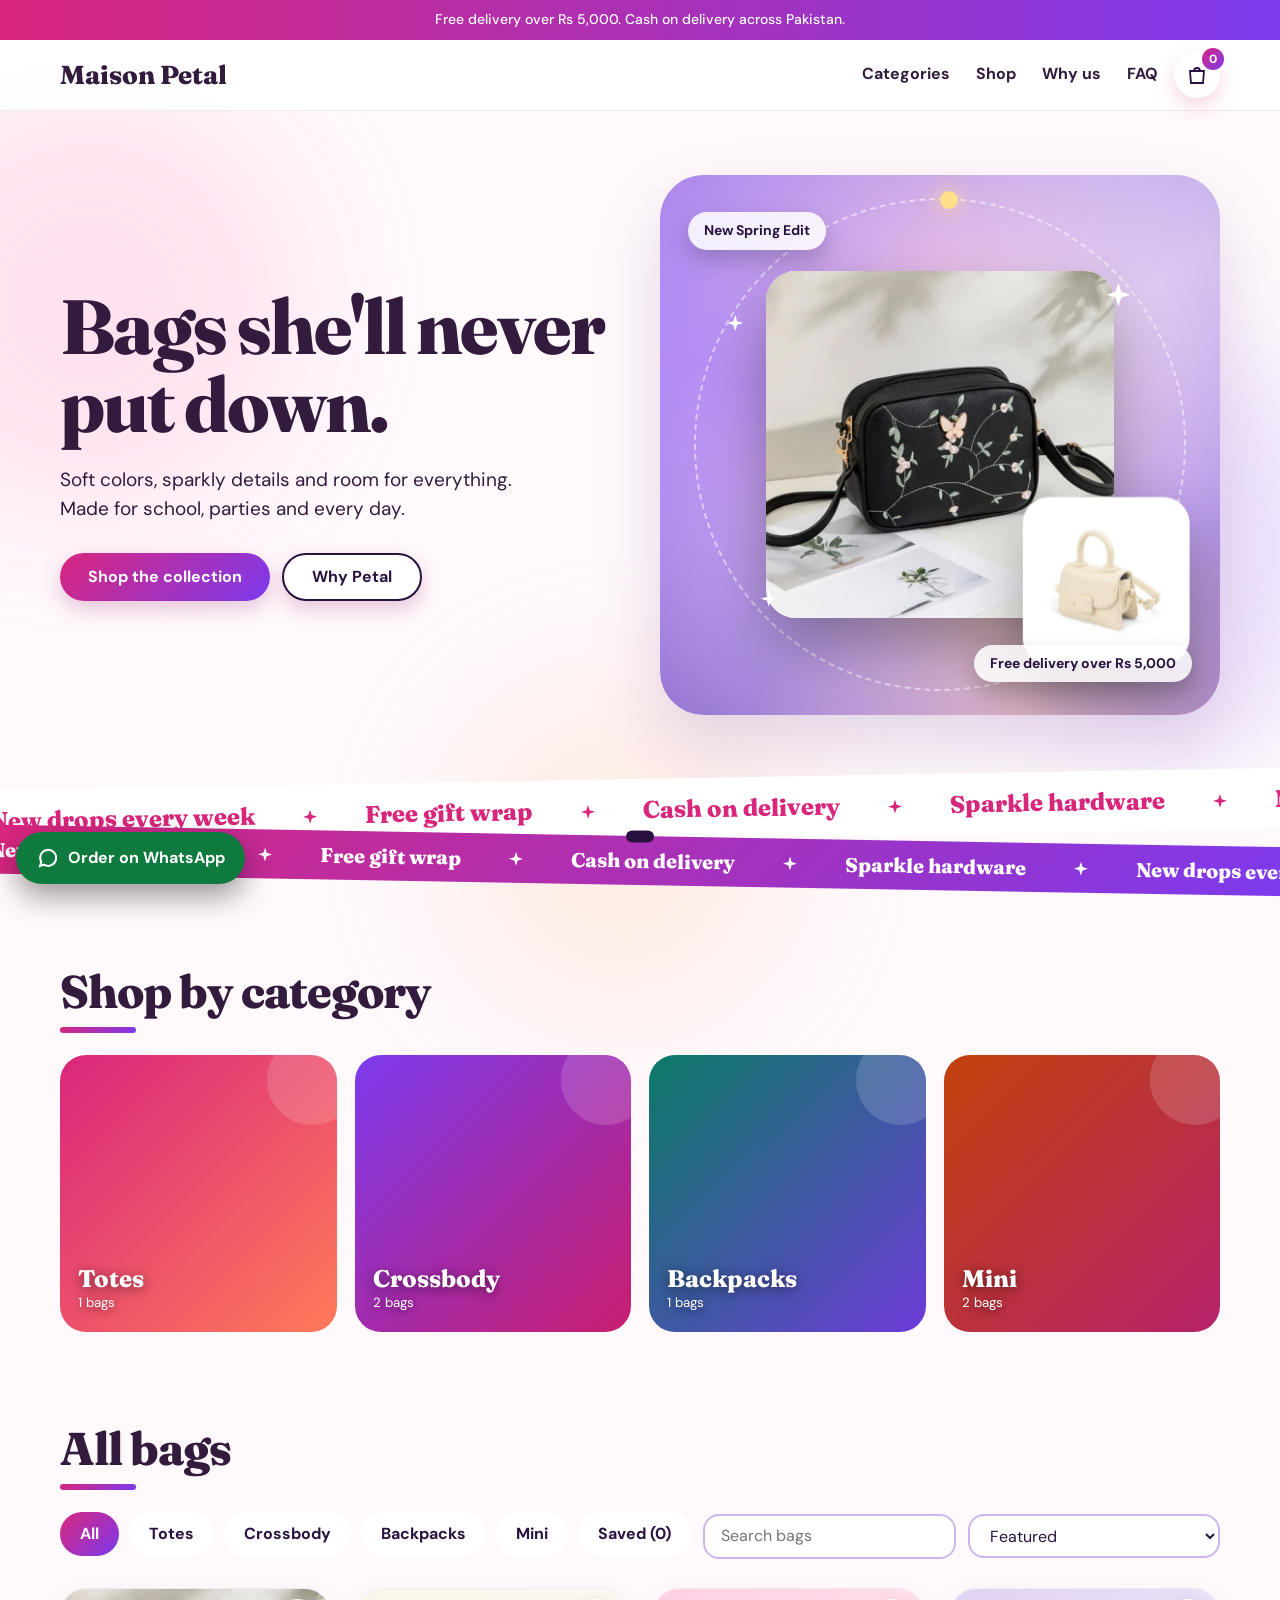
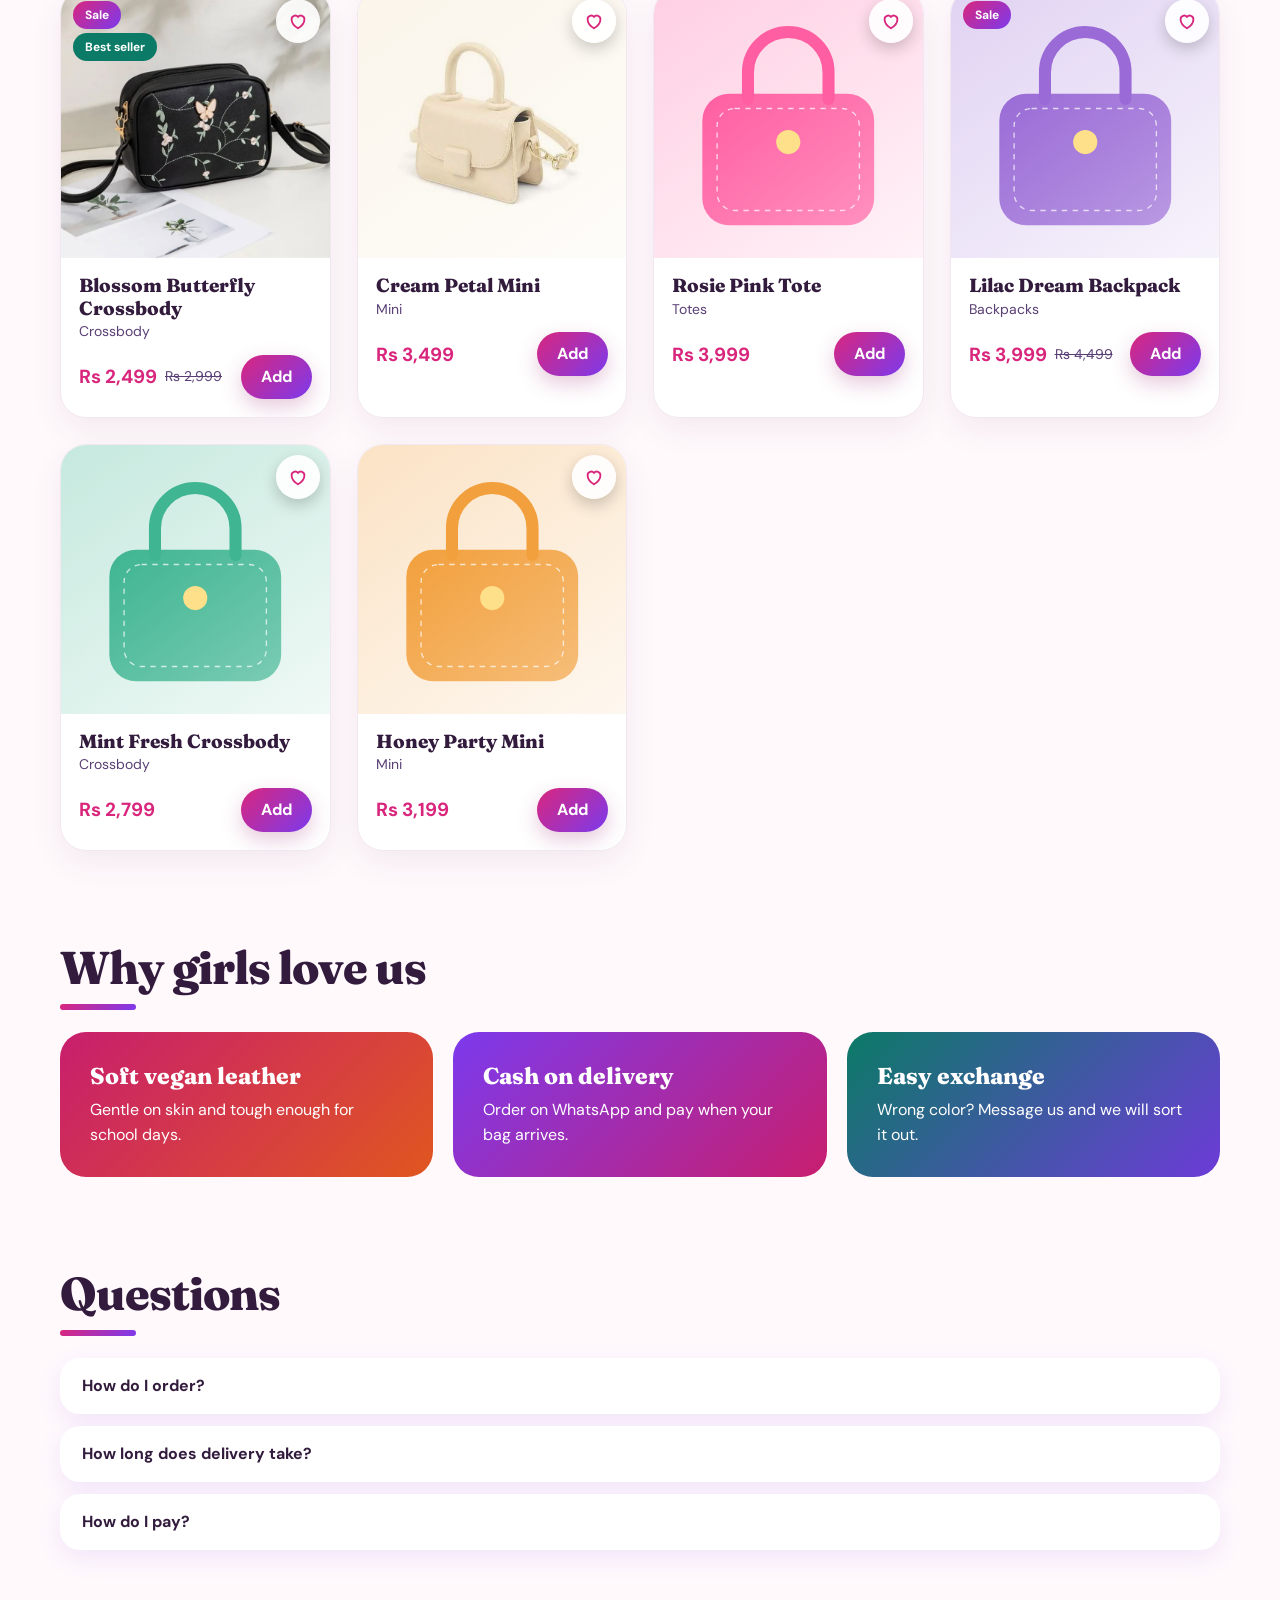
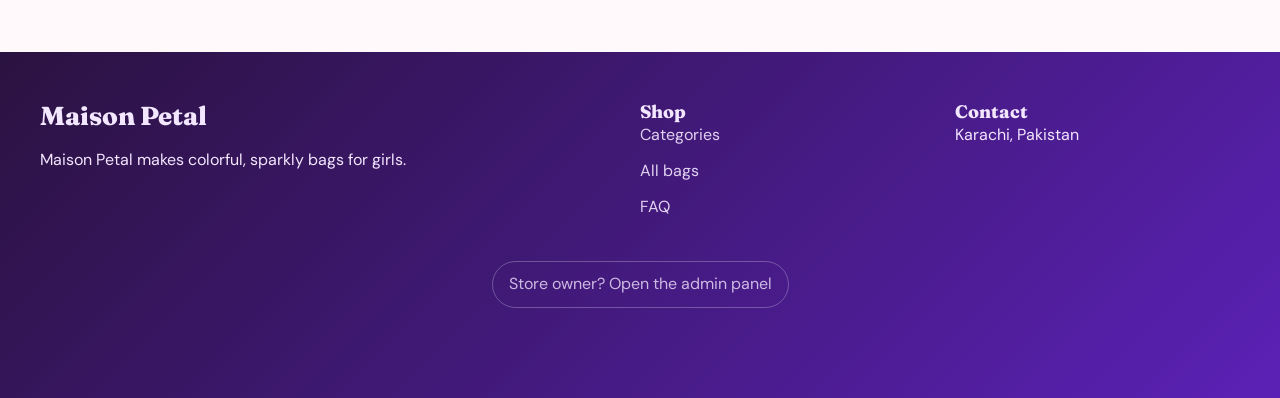
<file: index.html>
<!doctype html><html lang="en"><head><meta charset="utf-8"><meta name="viewport" content="width=device-width,initial-scale=1">
<title>Maison Petal | Girls Bags in Pakistan</title>
<meta name="description" content="Shop cute crossbody bags, mini bags, totes and school backpacks for girls. Cash on delivery across Pakistan.">
<meta name="keywords" content="girls bags Pakistan, crossbody bag, mini bag, school backpack for girls, handbags online Pakistan">
<meta name="theme-color" content="#d9267d"><!--META_VERIFY--><!--/--><meta name="robots" content="index,follow">
<link rel="canonical" href="https://YOUR-USERNAME.github.io/REPO-NAME/">
<meta property="og:type" content="website"><meta property="og:site_name" content="Maison Petal"><meta property="og:title" content="Maison Petal | Girls Bags in Pakistan"><meta property="og:description" content="Cute crossbody bags, mini bags, totes and school backpacks for girls."><meta property="og:image" content="https://YOUR-USERNAME.github.io/REPO-NAME/assets/black-butterfly.jpg"><meta property="og:url" content="https://YOUR-USERNAME.github.io/REPO-NAME/"><meta name="twitter:card" content="summary_large_image">
<link rel="icon" href="data:image/svg+xml,%3Csvg xmlns='http://www.w3.org/2000/svg' viewBox='0 0 32 32'%3E%3Crect width='32' height='32' rx='9' fill='%23d9267d'/%3E%3Cpath d='M10 13h12l-1 11H11z' fill='%23fff'/%3E%3Cpath d='M13 13a3 3 0 016 0' fill='none' stroke='%23fff' stroke-width='2'/%3E%3C/svg%3E">
<link rel="preconnect" href="https://fonts.googleapis.com"><link rel="preconnect" href="https://fonts.gstatic.com" crossorigin>
<link rel="stylesheet" href="css/style.css"><link href="https://fonts.googleapis.com/css2?family=Fraunces:opsz,wght@9..144,700;9..144,800&family=DM+Sans:wght@400;500;700&display=swap" rel="stylesheet">
<script type="application/ld+json" id="ld">{"@context":"https://schema.org","@type":"Store","name":"Maison Petal","description":"Girls bags in Pakistan","priceRange":"PKR"}</script></head><body class="storefront"><div id="sprog"></div><div id="pre" aria-hidden="true"><div><svg width="64" height="64" viewBox="0 0 24 24" fill="none" stroke="#fff" stroke-width="1.6" stroke-linecap="round"><path d="M5 8h14l-1 12H6L5 8z"/><path d="M9 8a3 3 0 016 0"/></svg>Maison Petal</div></div>
<div class="blob b1"></div><div class="blob b2"></div><div class="blob b3"></div>
<div id="ann" class="ann"></div>
<header><div class="nav" id="nv"><a class="logo" href="#">Maison Petal</a><nav aria-label="Main"><a href="#cats">Categories</a><a href="#shop">Shop</a><a href="#why">Why us</a><a href="#faq">FAQ</a></nav><button class="ic" id="cb" aria-label="Open cart"><svg width="24" height="24" viewBox="0 0 24 24" fill="none" stroke="#2a1240" stroke-width="1.8" stroke-linecap="round" aria-hidden="true"><path d="M5 8h14l-1 12H6L5 8z"/><path d="M9 8a3 3 0 016 0"/></svg><span id="cc">0</span></button><button class="ic bgr" id="bg" aria-label="Menu" aria-expanded="false"><svg width="22" height="22" viewBox="0 0 24 24" stroke="#2a1240" stroke-width="2" stroke-linecap="round" aria-hidden="true"><path d="M4 7h16M4 12h16M4 17h16"/></svg></button></div></header>
<main><section class="hero"><div><h1 id="h1">Bags she'll never put down.</h1><p id="tag" class="lead"></p><div class="btns"><a class="btn" id="hc" href="#shop">Shop the collection</a><a class="btn ghost" href="#why">Why Petal</a></div></div>
<div class="hs"><i class="orb"></i><div class="slab" id="slab"></div><span class="gl a" id="hb"></span><span class="gl b" id="hf"></span><i class="sp s1"></i><i class="sp s2"></i><i class="sp s3"></i></div></section>
<div class="mq" aria-hidden="true"><div id="mq"></div></div><div class="mq r" aria-hidden="true"><div id="mq2"></div></div>
<section class="w" id="cats"><h2>Shop by category</h2><div class="cts" id="ctl"></div></section>
<section class="w" id="shop"><h2>All bags</h2><div class="tools"><div class="chips" id="chips"></div><label for="q" style="position:absolute;left:-9999px">Search</label><input id="q" type="search" placeholder="Search bags"><label for="so" style="position:absolute;left:-9999px">Sort</label><select id="so"><option value="f">Featured</option><option value="lo">Price: low to high</option><option value="hi">Price: high to low</option></select></div><div class="grid" id="grid"></div></section>
<section class="w" id="why"><h2>Why girls love us</h2><div class="why" id="wl"></div></section>
<section class="w" id="rvs" hidden><h2>What customers say</h2><div class="rv" id="rl"></div></section>
<section class="w" id="faq"><h2>Questions</h2><div id="fl"></div></section></main>
<footer><div class="fg"><div><b id="fn"></b><p id="fa"></p></div><div><b style="font-size:18px">Shop</b><a href="#cats">Categories</a><a href="#shop">All bags</a><a href="#faq">FAQ</a></div><div id="fc"><b style="font-size:18px">Contact</b></div></div><p style="text-align:center;margin:30px 0 0"><a href="admin.html" class="admin-link">Store owner? Open the admin panel</a></p></footer>
<a class="wa" id="wa" href="#" target="_blank" rel="noopener" aria-label="Chat on WhatsApp"><svg width="24" height="24" viewBox="0 0 24 24" fill="none" stroke="#fff" stroke-width="2" stroke-linecap="round" aria-hidden="true"><path d="M4 20l1.3-4A8 8 0 1 1 8 18.7z"/></svg><span>Order on WhatsApp</span></a>
<dialog id="pd" aria-label="Product"><button class="x" data-close aria-label="Close">&times;</button><div id="pm"></div></dialog>
<dialog id="cd" aria-label="Checkout"><button class="x" data-close aria-label="Close">&times;</button><h2>Checkout</h2><form id="cf"><label for="cn">Your name</label><input id="cn" required autocomplete="name"><label for="cp">Phone</label><input id="cp" type="tel" required autocomplete="tel"><label for="cy">City</label><input id="cy" required autocomplete="address-level2"><label for="ca">Full address</label><textarea id="ca" required rows="3" autocomplete="street-address"></textarea><p id="ct" style="font-weight:700">Pay cash on delivery.</p><button class="btn" style="width:100%">Send order on WhatsApp</button></form></dialog>
<aside id="ds" aria-label="Cart"><button class="x" id="dx" aria-label="Close cart">&times;</button><h2>Your cart</h2><div id="ci" style="flex:1;overflow:auto"></div><form class="cpn" id="cpf"><input id="cpi" placeholder="Coupon code" aria-label="Coupon code"><button class="ib">Apply</button></form><div id="tt"></div><button class="btn" id="go">Checkout</button></aside>
<div id="tst" role="status" aria-live="polite"></div><script src="js/store.js"></script><script src="js/meta.js"></script><script src="js/fx.js"></script><script src="js/app.js"></script></body></html>
</file>
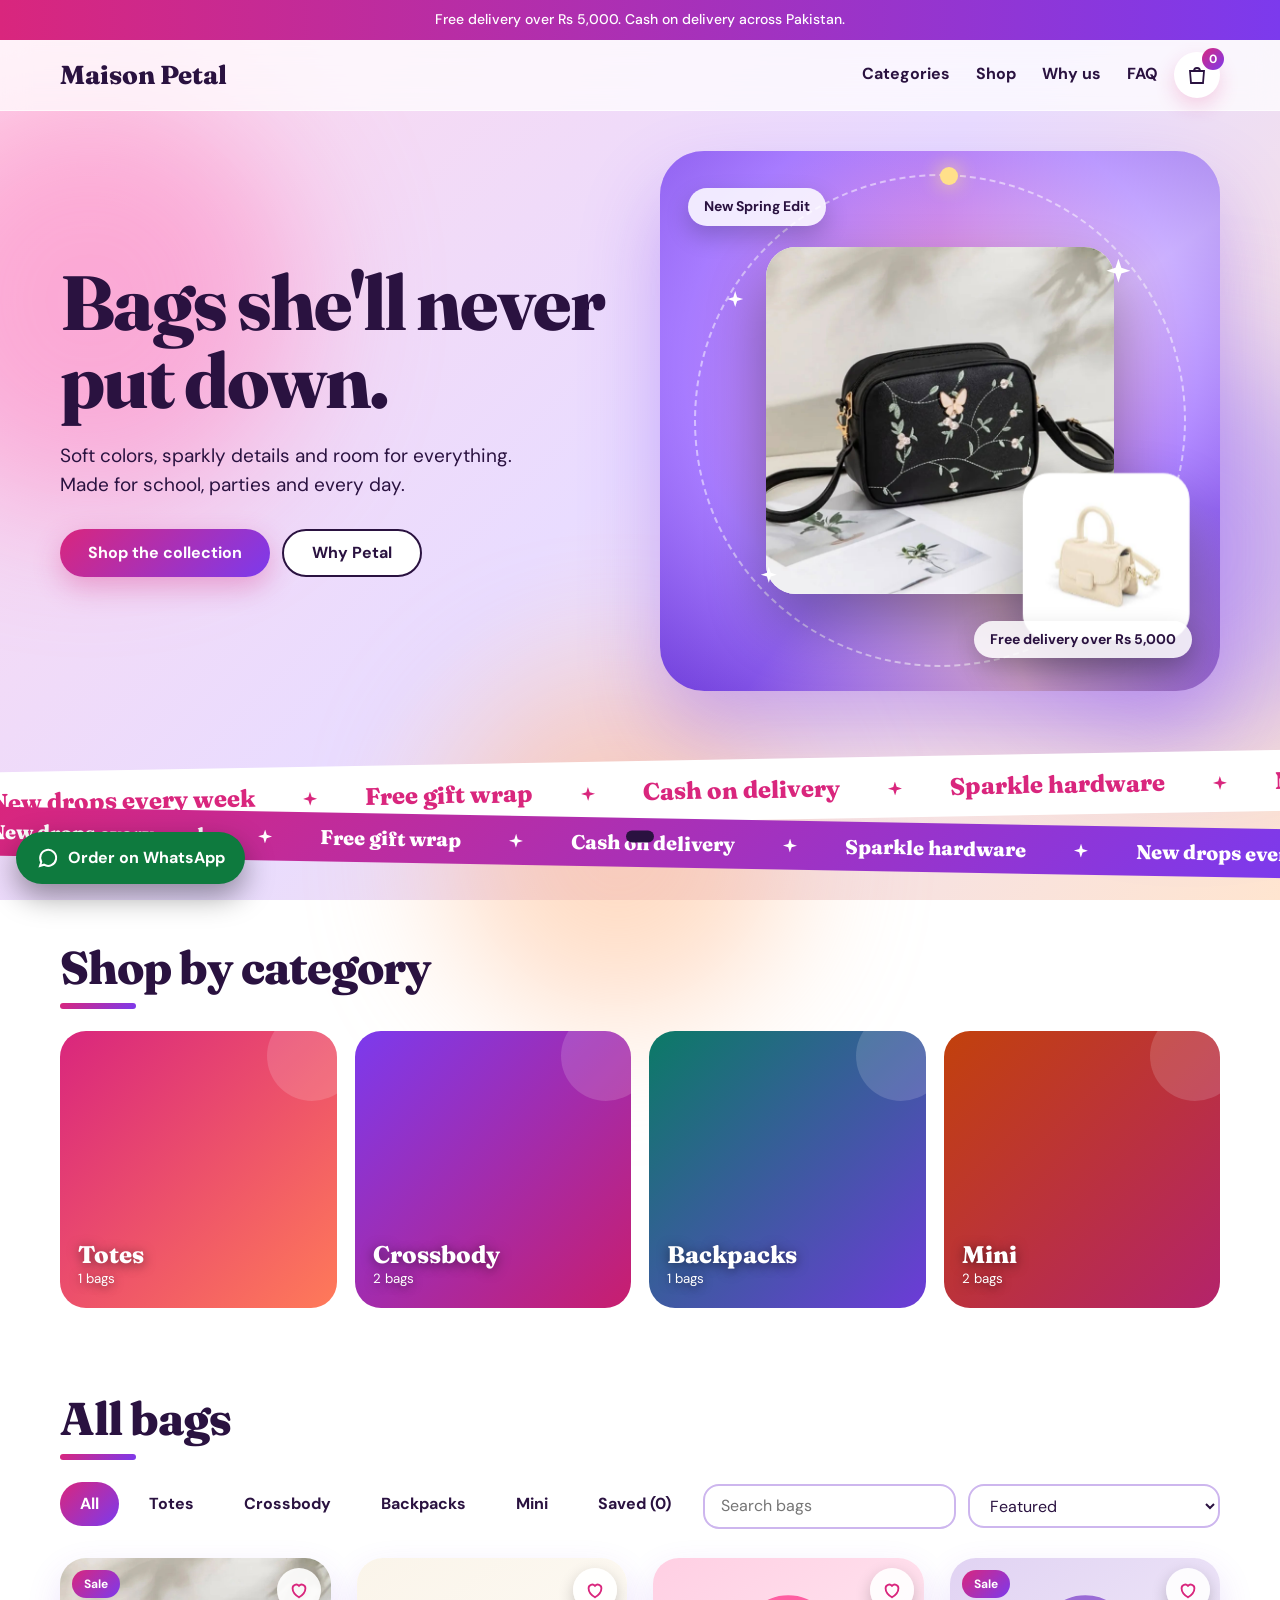
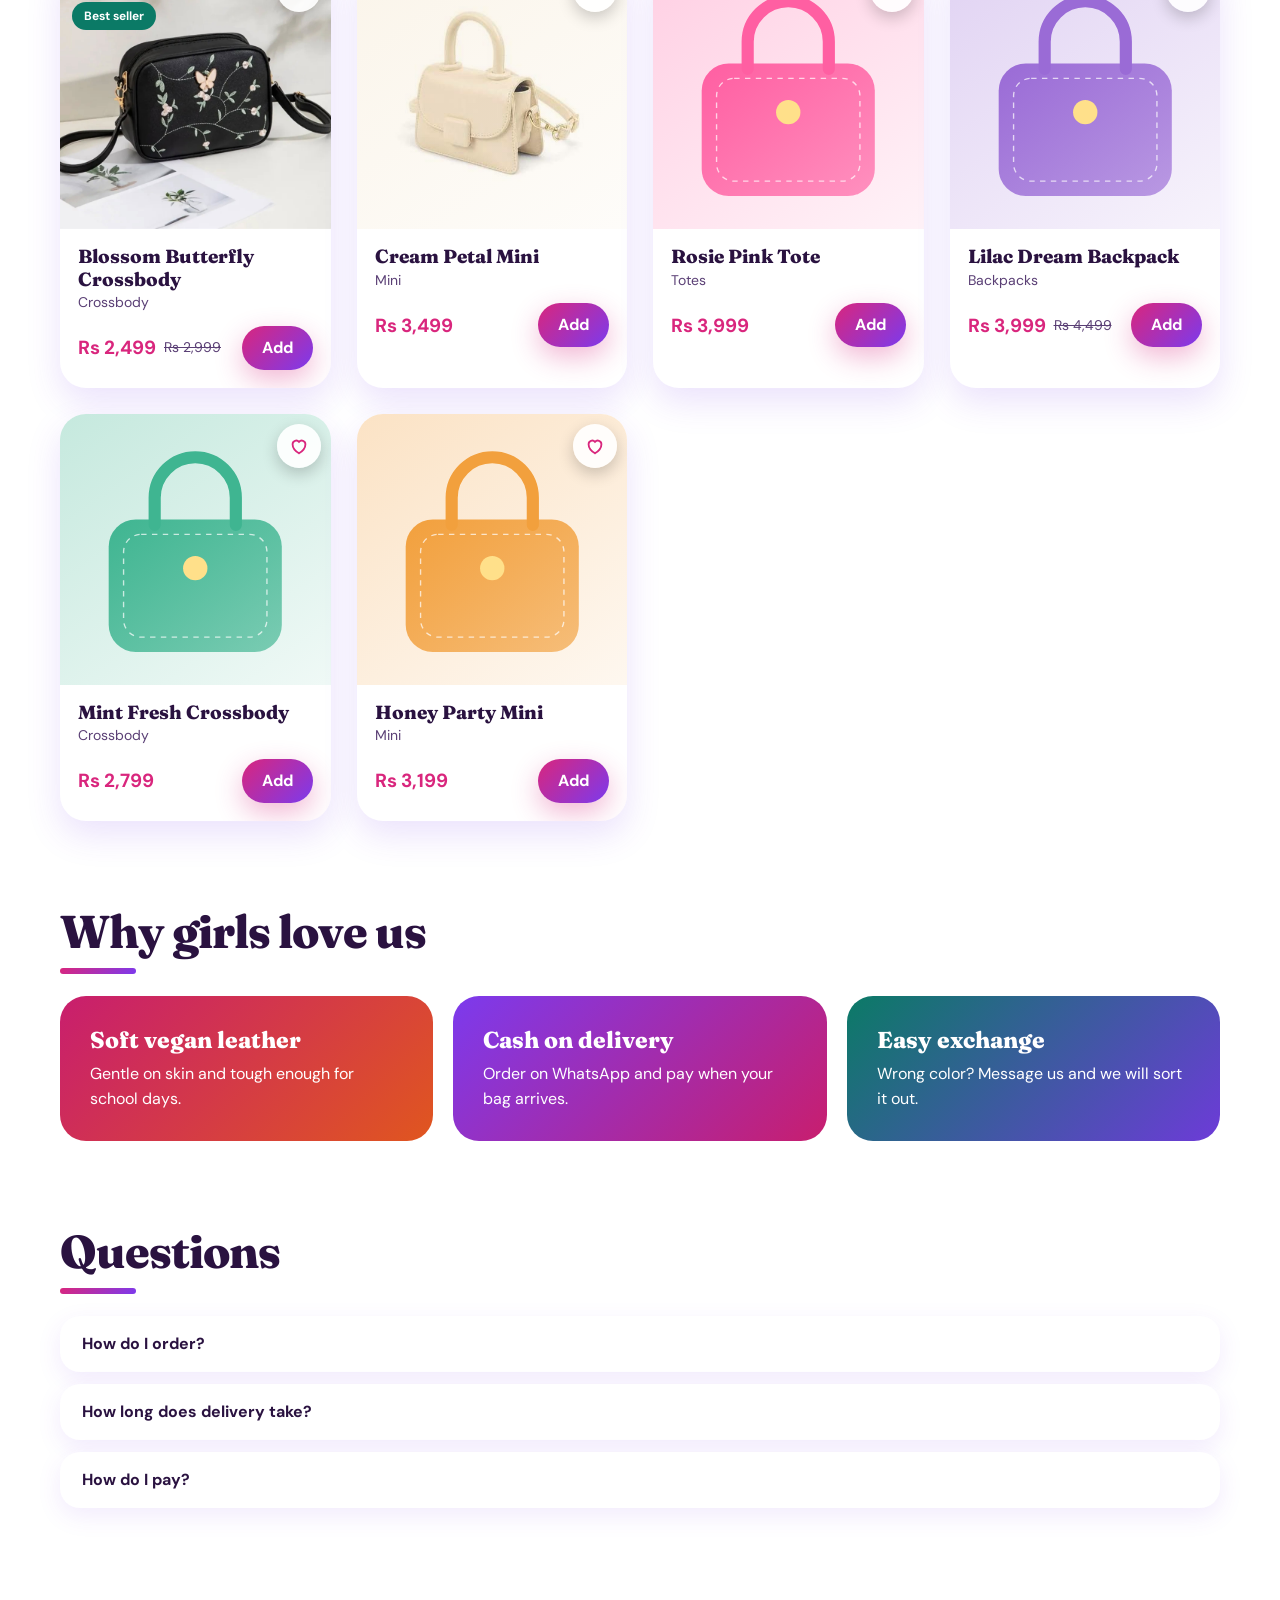
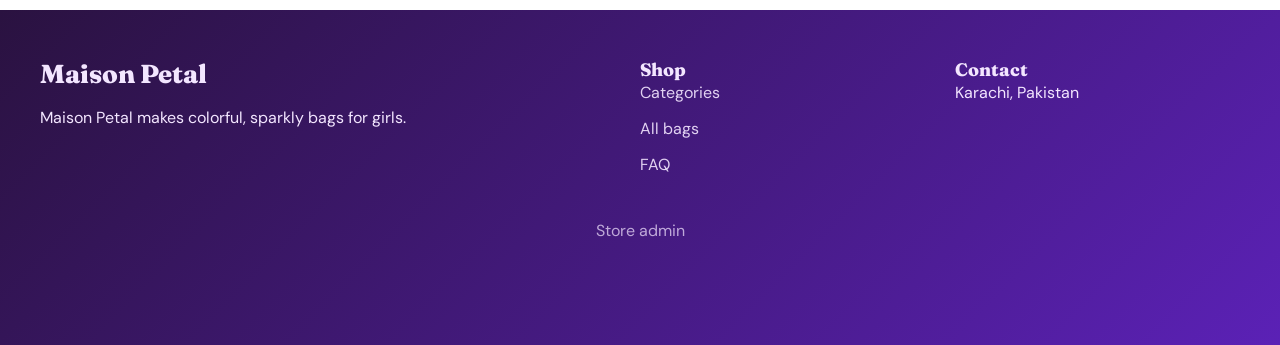
<file: maison-petal-store/index.html>
<!doctype html><html lang="en"><head><meta charset="utf-8"><meta name="viewport" content="width=device-width,initial-scale=1">
<title>Maison Petal | Girls Bags in Pakistan</title>
<meta name="description" content="Shop cute crossbody bags, mini bags, totes and school backpacks for girls. Cash on delivery across Pakistan.">
<meta name="keywords" content="girls bags Pakistan, crossbody bag, mini bag, school backpack for girls, handbags online Pakistan">
<meta name="theme-color" content="#d9267d"><!--META_VERIFY--><!--/--><meta name="robots" content="index,follow">
<link rel="canonical" href="https://YOUR-USERNAME.github.io/REPO-NAME/">
<meta property="og:type" content="website"><meta property="og:site_name" content="Maison Petal"><meta property="og:title" content="Maison Petal | Girls Bags in Pakistan"><meta property="og:description" content="Cute crossbody bags, mini bags, totes and school backpacks for girls."><meta property="og:image" content="https://YOUR-USERNAME.github.io/REPO-NAME/assets/black-butterfly.jpg"><meta property="og:url" content="https://YOUR-USERNAME.github.io/REPO-NAME/"><meta name="twitter:card" content="summary_large_image">
<link rel="icon" href="data:image/svg+xml,%3Csvg xmlns='http://www.w3.org/2000/svg' viewBox='0 0 32 32'%3E%3Crect width='32' height='32' rx='9' fill='%23d9267d'/%3E%3Cpath d='M10 13h12l-1 11H11z' fill='%23fff'/%3E%3Cpath d='M13 13a3 3 0 016 0' fill='none' stroke='%23fff' stroke-width='2'/%3E%3C/svg%3E">
<link rel="preconnect" href="https://fonts.googleapis.com"><link rel="preconnect" href="https://fonts.gstatic.com" crossorigin>
<link rel="stylesheet" href="css/style.css"><link href="https://fonts.googleapis.com/css2?family=Fraunces:opsz,wght@9..144,700;9..144,800&family=DM+Sans:wght@400;500;700&display=swap" rel="stylesheet">
<script type="application/ld+json" id="ld">{"@context":"https://schema.org","@type":"Store","name":"Maison Petal","description":"Girls bags in Pakistan","priceRange":"PKR"}</script></head><body><div id="sprog"></div><div id="pre" aria-hidden="true"><div><svg width="64" height="64" viewBox="0 0 24 24" fill="none" stroke="#fff" stroke-width="1.6" stroke-linecap="round"><path d="M5 8h14l-1 12H6L5 8z"/><path d="M9 8a3 3 0 016 0"/></svg>Maison Petal</div></div>
<div class="blob b1"></div><div class="blob b2"></div><div class="blob b3"></div>
<div id="ann" class="ann"></div>
<header><div class="nav" id="nv"><a class="logo" href="#">Maison Petal</a><nav aria-label="Main"><a href="#cats">Categories</a><a href="#shop">Shop</a><a href="#why">Why us</a><a href="#faq">FAQ</a></nav><button class="ic" id="cb" aria-label="Open cart"><svg width="24" height="24" viewBox="0 0 24 24" fill="none" stroke="#2a1240" stroke-width="1.8" stroke-linecap="round" aria-hidden="true"><path d="M5 8h14l-1 12H6L5 8z"/><path d="M9 8a3 3 0 016 0"/></svg><span id="cc">0</span></button><button class="ic bgr" id="bg" aria-label="Menu" aria-expanded="false"><svg width="22" height="22" viewBox="0 0 24 24" stroke="#2a1240" stroke-width="2" stroke-linecap="round" aria-hidden="true"><path d="M4 7h16M4 12h16M4 17h16"/></svg></button></div></header>
<main><section class="hero"><div><h1 id="h1">Bags she'll never put down.</h1><p id="tag" class="lead"></p><div class="btns"><a class="btn" id="hc" href="#shop">Shop the collection</a><a class="btn ghost" href="#why">Why Petal</a></div></div>
<div class="hs"><i class="orb"></i><div class="slab" id="slab"></div><span class="gl a" id="hb"></span><span class="gl b" id="hf"></span><i class="sp s1"></i><i class="sp s2"></i><i class="sp s3"></i></div></section>
<div class="mq" aria-hidden="true"><div id="mq"></div></div><div class="mq r" aria-hidden="true"><div id="mq2"></div></div>
<section class="w" id="cats"><h2>Shop by category</h2><div class="cts" id="ctl"></div></section>
<section class="w" id="shop"><h2>All bags</h2><div class="tools"><div class="chips" id="chips"></div><label for="q" style="position:absolute;left:-9999px">Search</label><input id="q" type="search" placeholder="Search bags"><label for="so" style="position:absolute;left:-9999px">Sort</label><select id="so"><option value="f">Featured</option><option value="lo">Price: low to high</option><option value="hi">Price: high to low</option></select></div><div class="grid" id="grid"></div></section>
<section class="w" id="why"><h2>Why girls love us</h2><div class="why" id="wl"></div></section>
<section class="w" id="rvs" hidden><h2>What customers say</h2><div class="rv" id="rl"></div></section>
<section class="w" id="faq"><h2>Questions</h2><div id="fl"></div></section></main>
<footer><div class="fg"><div><b id="fn"></b><p id="fa"></p></div><div><b style="font-size:18px">Shop</b><a href="#cats">Categories</a><a href="#shop">All bags</a><a href="#faq">FAQ</a></div><div id="fc"><b style="font-size:18px">Contact</b></div></div><p style="text-align:center;margin:30px 0 0"><a href="admin.html" style="opacity:.7;display:inline-block">Store admin</a></p></footer>
<a class="wa" id="wa" href="#" target="_blank" rel="noopener" aria-label="Chat on WhatsApp"><svg width="24" height="24" viewBox="0 0 24 24" fill="none" stroke="#fff" stroke-width="2" stroke-linecap="round" aria-hidden="true"><path d="M4 20l1.3-4A8 8 0 1 1 8 18.7z"/></svg><span>Order on WhatsApp</span></a>
<dialog id="pd" aria-label="Product"><button class="x" data-close aria-label="Close">&times;</button><div id="pm"></div></dialog>
<dialog id="cd" aria-label="Checkout"><button class="x" data-close aria-label="Close">&times;</button><h2>Checkout</h2><form id="cf"><label for="cn">Your name</label><input id="cn" required autocomplete="name"><label for="cp">Phone</label><input id="cp" type="tel" required autocomplete="tel"><label for="cy">City</label><input id="cy" required autocomplete="address-level2"><label for="ca">Full address</label><textarea id="ca" required rows="3" autocomplete="street-address"></textarea><p id="ct" style="font-weight:700">Pay cash on delivery.</p><button class="btn" style="width:100%">Send order on WhatsApp</button></form></dialog>
<aside id="ds" aria-label="Cart"><button class="x" id="dx" aria-label="Close cart">&times;</button><h2>Your cart</h2><div id="ci" style="flex:1;overflow:auto"></div><form class="cpn" id="cpf"><input id="cpi" placeholder="Coupon code" aria-label="Coupon code"><button class="ib">Apply</button></form><div id="tt"></div><button class="btn" id="go">Checkout</button></aside>
<div id="tst" role="status" aria-live="polite"></div><script src="js/store.js"></script><script src="js/meta.js"></script><script src="js/fx.js"></script><script src="js/app.js"></script></body></html>
</file>
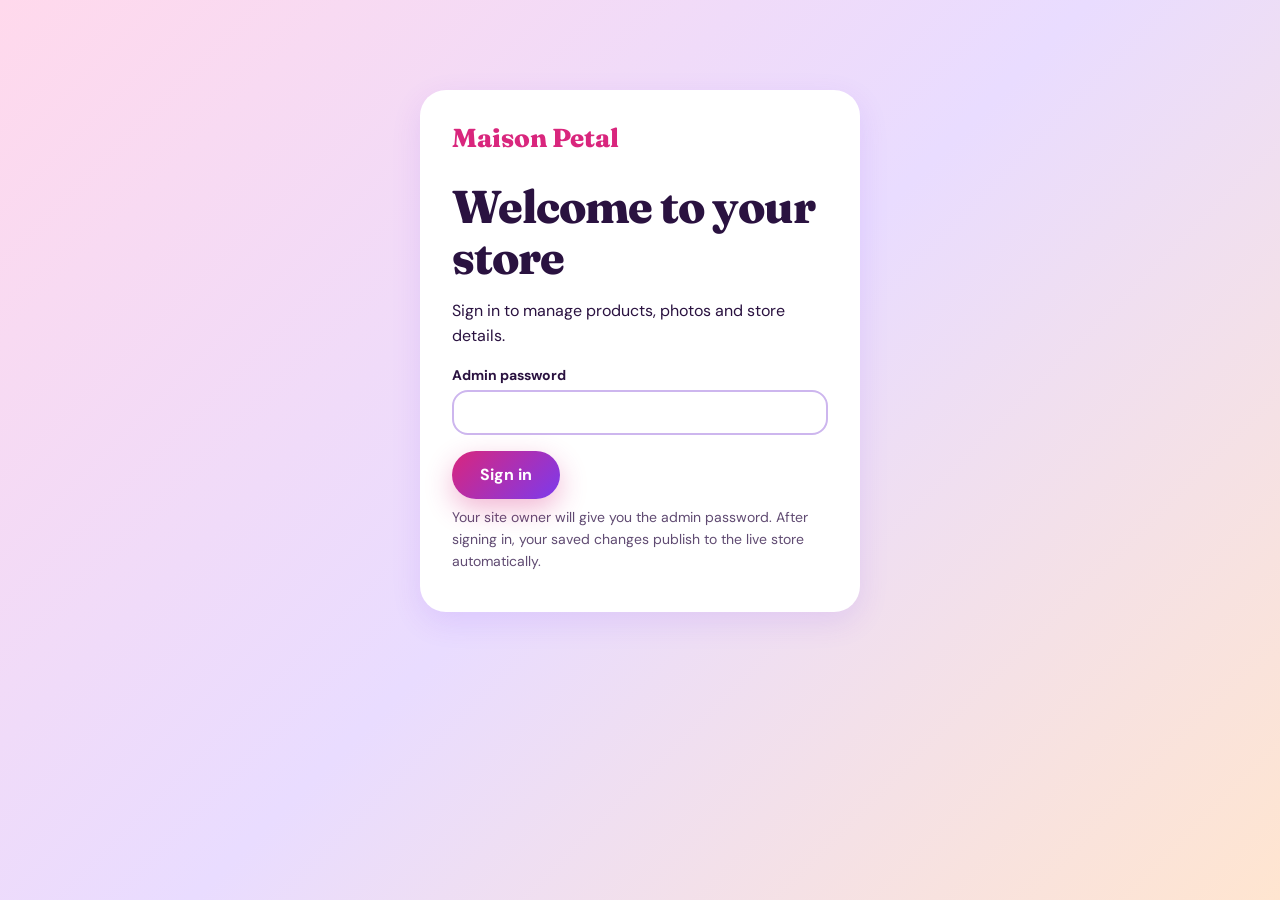
<file: admin.html>
<!doctype html><html lang="en"><head><meta charset="utf-8"><meta name="viewport" content="width=device-width,initial-scale=1"><meta name="robots" content="noindex,nofollow"><title>Store admin</title>
<link rel="stylesheet" href="css/style.css"><link href="https://fonts.googleapis.com/css2?family=Fraunces:opsz,wght@9..144,700;9..144,800&family=DM+Sans:wght@400;500;700&display=swap" rel="stylesheet"></head><body>
<div id="login" class="box login-box"><a class="logo" href="index.html">Maison Petal</a><h2>Welcome to your store</h2><p>Sign in to manage products, photos and store details.</p><form id="lf"><label for="pw">Admin password</label><input id="pw" type="password" autocomplete="current-password" required><p id="le" role="alert" style="color:#a01048"></p><button class="btn">Sign in</button></form><p class="hint">Your site owner will give you the admin password. After signing in, your saved changes publish to the live store automatically.</p></div>
<div id="app" class="adm" hidden><nav class="side" id="sd" aria-label="Admin"></nav><div class="main" id="pn"></div></div>
<dialog id="pf"><button class="x" data-close aria-label="Close">&times;</button><h2 id="pt2">Product</h2><form id="pform"><label for="a1">Name</label><input id="a1" required><div class="f2"><div><label for="a2">Category</label><select id="a2"></select></div><div><label for="a6">Color (used when no photo)</label><input id="a6" type="color" value="#ff5fa2"></div><div><label for="a3">Price (PKR)</label><input id="a3" type="number" min="0" step="1" required></div><div><label for="a4">Sale price (0 = none)</label><input id="a4" type="number" min="0" step="1" value="0"></div></div><label for="a5">Stock</label><input id="a5" type="number" min="0" value="10"><label for="a7">Description</label><textarea id="a7" rows="3"></textarea>
<div class="imgf"><span class="lb">Product photo</span><div class="prev" id="pv"></div><label class="ib" id="imgLabel">Choose a photo<input id="a8" type="file" accept="image/*" hidden></label><button type="button" class="ib d" id="rmi">Remove</button><p class="hint">Choose a photo from your device. It will be resized and published to your live website when you save the product.</p></div>
<label style="font-weight:400"><input type="checkbox" id="a9" style="width:auto;min-height:0"> Photo has a white background</label><label style="font-weight:400"><input type="checkbox" id="b1" style="width:auto;min-height:0"> Show Best seller badge</label><label style="font-weight:400"><input type="checkbox" id="b2" style="width:auto;min-height:0"> Hide from store</label><p></p><button class="btn">Save product</button></form></dialog>
<div id="ts" role="status" hidden></div><div id="publishStatus" role="status" aria-live="polite" hidden></div>
<script src="js/store.js"></script><script src="js/publisher-config.js"></script><script src="js/admin.js"></script></body></html>
</file>
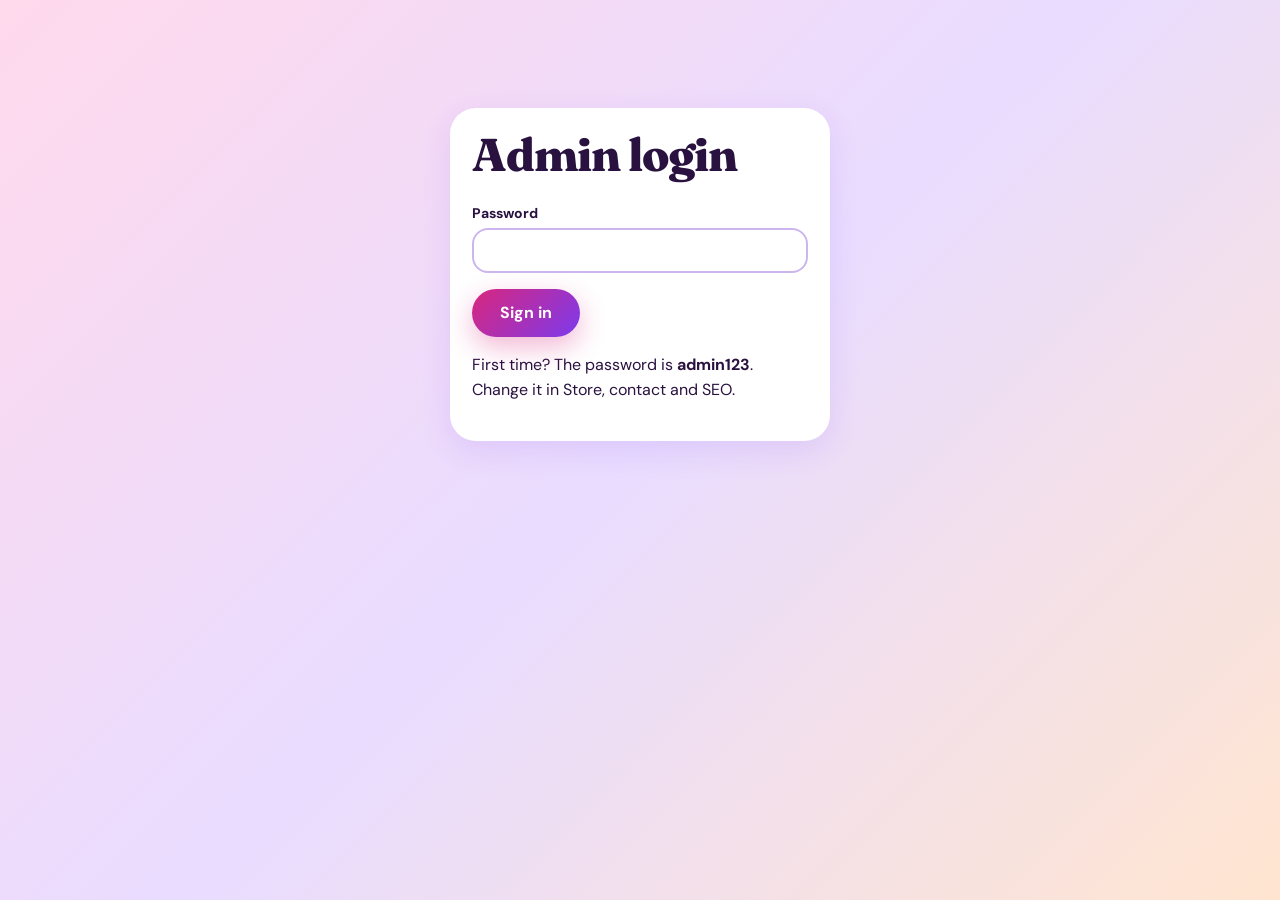
<file: maison-petal-store/admin.html>
<!doctype html><html lang="en"><head><meta charset="utf-8"><meta name="viewport" content="width=device-width,initial-scale=1"><meta name="robots" content="noindex,nofollow"><title>Store admin</title>
<link rel="stylesheet" href="css/style.css"><link href="https://fonts.googleapis.com/css2?family=Fraunces:opsz,wght@9..144,700;9..144,800&family=DM+Sans:wght@400;500;700&display=swap" rel="stylesheet"></head><body>
<div id="login" class="box" style="max-width:380px;margin:12vh auto"><h2>Admin login</h2><form id="lf"><label for="pw">Password</label><input id="pw" type="password" autocomplete="current-password"><p id="le" role="alert" style="color:#a01048"></p><button class="btn">Sign in</button></form><p>First time? The password is <b>admin123</b>. Change it in Store, contact and SEO.</p></div>
<div id="app" class="adm" hidden><nav class="side" id="sd" aria-label="Admin"></nav><div class="main" id="pn"></div></div>
<dialog id="pf"><button class="x" data-close aria-label="Close">&times;</button><h2 id="pt2">Product</h2><form id="pform"><label for="a1">Name</label><input id="a1" required><div class="f2"><div><label for="a2">Category</label><select id="a2"></select></div><div><label for="a6">Color (used when no photo)</label><input id="a6" type="color" value="#ff5fa2"></div><div><label for="a3">Price (PKR)</label><input id="a3" type="number" min="0" step="1" required></div><div><label for="a4">Sale price (0 = none)</label><input id="a4" type="number" min="0" step="1" value="0"></div></div><label for="a5">Stock</label><input id="a5" type="number" min="0" value="10"><label for="a7">Description</label><textarea id="a7" rows="3"></textarea>
<div class="imgf"><span class="lb">Product photo</span><div class="prev" id="pv"></div><label class="ib">Replace image<input id="a8" type="file" accept="image/*" hidden></label><button type="button" class="ib d" id="rmi">Remove</button></div>
<label style="font-weight:400"><input type="checkbox" id="a9" style="width:auto;min-height:0"> Photo has a white background</label><label style="font-weight:400"><input type="checkbox" id="b1" style="width:auto;min-height:0"> Show Best seller badge</label><label style="font-weight:400"><input type="checkbox" id="b2" style="width:auto;min-height:0"> Hide from store</label><p></p><button class="btn">Save product</button></form></dialog>
<div id="ts" role="status" hidden></div>
<script src="js/store.js"></script><script src="js/admin.js"></script></body></html>
</file>
<file: css/style.css>
:root{--ink:#2a1240;--pk:#d9267d;--pu:#7c3aed;--g:linear-gradient(135deg,#d9267d,#7c3aed);--r:26px}
*{box-sizing:border-box}[hidden]{display:none!important}html{scroll-behavior:smooth}
body{margin:0;font:16px/1.55 'DM Sans',sans-serif;color:var(--ink);background:linear-gradient(135deg,#ffd9ec,#e9dcff 50%,#ffe5d0) fixed;overflow-x:hidden}
a{color:inherit;text-decoration:none}button{font:inherit;cursor:pointer}img{max-width:100%}:focus-visible{outline:3px solid #2563eb;outline-offset:2px}
.blob{position:fixed;border-radius:50%;filter:blur(70px);opacity:.5;z-index:-1;animation:fl 12s ease-in-out infinite}
.b1{width:420px;height:420px;background:#ff7ab8;left:-120px;top:10%}.b2{width:380px;height:380px;background:#9d7bff;right:-100px;top:40%;animation-delay:-4s}.b3{width:340px;height:340px;background:#ffb88a;left:35%;bottom:-120px;animation-delay:-8s}
@keyframes fl{50%{transform:translateY(-40px) scale(1.1)}}
.ann{background:var(--g);color:#fff;text-align:center;padding:9px 16px;font-weight:500;font-size:14px}
header{position:sticky;top:0;z-index:30;background:#ffffffb8;backdrop-filter:blur(14px);border-bottom:1px solid #ffffff99}
.nav{max-width:1200px;margin:auto;padding:12px 20px;display:flex;align-items:center;gap:16px;position:relative}
.logo{font:800 26px Fraunces,serif;margin-right:auto}.nav nav{display:flex;gap:26px;font-weight:700}
.ic{position:relative;width:46px;height:46px;border:0;border-radius:50%;background:#fff;box-shadow:0 8px 20px #d9267d33;display:grid;place-items:center}
#cc{position:absolute;top:-4px;right:-4px;min-width:22px;height:22px;border-radius:11px;background:var(--g);color:#fff;font:700 12px/22px 'DM Sans';text-align:center}
.bgr{display:none}
.btn{display:inline-flex;align-items:center;justify-content:center;min-height:48px;padding:0 28px;border:0;border-radius:99px;background:var(--g);color:#fff;font-weight:700;box-shadow:0 10px 28px #d9267d55;transition:.2s}
.btn:hover{transform:translateY(-3px) scale(1.03);box-shadow:0 16px 36px #7c3aed66}
.btn.ghost{background:#fff;color:var(--ink);box-shadow:none;border:2px solid var(--ink)}
.btn.sm{min-height:44px;padding:0 20px}.btn:disabled{opacity:.5;cursor:not-allowed;transform:none}.btns{display:flex;gap:12px;flex-wrap:wrap}
.hero{max-width:1200px;margin:auto;padding:40px 20px 70px;display:grid;grid-template-columns:1fr 1fr;gap:40px;align-items:center}
h1{font:800 clamp(40px,6vw,78px)/1.02 Fraunces,serif;letter-spacing:-2px;margin:0 0 20px}
.lead{font-size:19px;max-width:480px;margin:0 0 30px}
.hs{position:relative;height:540px;border-radius:44px;background:radial-gradient(circle at 50% 40%,#ff9fcf,#a77bff 60%,#6d3bd8);perspective:1100px;display:grid;place-items:center;box-shadow:0 40px 80px #7c3aed55;overflow:hidden}
.slab{position:relative;width:62%;aspect-ratio:1;transform-style:preserve-3d;animation:sway 8s ease-in-out infinite}
@keyframes sway{0%,100%{transform:rotateY(-18deg) rotateX(6deg)}50%{transform:rotateY(18deg) rotateX(-4deg)}}
.ph,.mi{position:absolute;overflow:hidden;background:#fff;box-shadow:0 30px 60px #0005}
.ph{inset:0;border-radius:30px}.mi{width:44%;aspect-ratio:1;right:-16%;bottom:-8%;border-radius:24px;transform:translateZ(90px);animation:bob 5s ease-in-out infinite}
@keyframes bob{50%{transform:translateZ(90px) translateY(-18px)}}
.ph img,.mi img,.ph svg,.mi svg{width:100%;height:100%;object-fit:cover;display:block}
.gl{position:absolute;padding:8px 16px;border-radius:99px;background:#ffffffd9;color:var(--ink);font-weight:700;font-size:14px;box-shadow:0 10px 24px #0003;animation:fl 7s ease-in-out infinite}.gl.a{left:5%;top:7%}.gl.b{right:5%;bottom:6%;animation-delay:-3s}
.sp{position:absolute;width:16px;height:16px;background:#fff;clip-path:polygon(50% 0,62% 38%,100% 50%,62% 62%,50% 100%,38% 62%,0 50%,38% 38%);animation:tw 2.4s ease-in-out infinite}
@keyframes tw{50%{transform:scale(.3) rotate(90deg);opacity:.4}}
.s1{left:12%;top:26%}.s2{right:16%;top:20%;animation-delay:-.8s;width:24px;height:24px}.s3{left:18%;bottom:20%;animation-delay:-1.6s}
.mq{background:#fff;overflow:hidden;padding:16px 0;font:800 24px Fraunces,serif;color:var(--pk);transform:rotate(-1deg);margin:0 -10px}
.mq div{display:flex;gap:48px;white-space:nowrap;width:max-content;animation:m 30s linear infinite}@keyframes m{to{transform:translateX(-50%)}}
section.w{max-width:1200px;margin:auto;padding:76px 20px 10px}
h2{font:800 clamp(30px,4vw,46px)/1.1 Fraunces,serif;margin:0 0 22px;letter-spacing:-1px}
.cts{display:grid;grid-template-columns:repeat(4,1fr);gap:18px}
.ct{position:relative;aspect-ratio:1;border:0;border-radius:var(--r);overflow:hidden;color:#fff;text-align:left;padding:18px;display:flex;flex-direction:column;justify-content:flex-end;background:linear-gradient(135deg,#d9267d,#ff7a59);transition:.3s}
.ct:nth-child(4n+2){background:linear-gradient(135deg,#7c3aed,#c81e6e)}.ct:nth-child(4n+3){background:linear-gradient(135deg,#0b7a66,#6d3bd8)}.ct:nth-child(4n+4){background:linear-gradient(135deg,#c2410c,#b4236b)}
.ct:hover{transform:translateY(-6px) rotate(-1deg)}.ct img{position:absolute;inset:0;width:100%;height:100%;object-fit:cover}.ct span{position:relative;font:800 24px Fraunces,serif;text-shadow:0 2px 12px #0008}.ct small{position:relative;text-shadow:0 2px 10px #0008}
.tools{display:flex;gap:12px;flex-wrap:wrap;margin-bottom:28px;align-items:center}
.chips{display:flex;gap:10px;overflow-x:auto;max-width:100%;padding-bottom:4px}
.chip{min-height:44px;padding:0 20px;border:0;border-radius:99px;background:#fff;font-weight:700;color:var(--ink);white-space:nowrap}.chip.on{background:var(--g);color:#fff}
input,select,textarea{font:inherit;min-height:44px;padding:8px 16px;border:2px solid #cdb6ee;border-radius:16px;background:#fff;color:var(--ink);width:100%}
.tools input,.tools select{width:auto;flex:1;min-width:150px}
.grid{display:grid;grid-template-columns:repeat(auto-fill,minmax(250px,1fr));gap:26px}
.card{background:#fff;border-radius:var(--r);overflow:hidden;box-shadow:0 14px 34px #7c3aed26;transition:transform .15s,box-shadow .3s}.card:hover{box-shadow:0 26px 50px #d9267d44}
.pic{position:relative;display:block;width:100%;aspect-ratio:1;border:0;padding:0;background:linear-gradient(145deg,color-mix(in srgb,var(--c) 30%,#fff),color-mix(in srgb,var(--c) 8%,#fff));overflow:hidden}
.pic img,.pic svg,.pimg img,.pimg svg{width:100%;height:100%;object-fit:cover;display:block;transition:transform .5s}.card:hover .pic img,.card:hover .pic svg{transform:scale(1.08) rotate(-1deg)}
.mul{mix-blend-mode:multiply;object-fit:contain!important}
.tag{position:absolute;top:12px;left:12px;background:var(--g);color:#fff;font:700 12px 'DM Sans';padding:6px 12px;border-radius:99px}.tag.t2{top:44px;background:#0b7a66}.tag.out{background:#2a1240;left:auto;right:12px}
.inf{padding:16px 18px 18px}.inf h3{margin:0;font:800 19px/1.2 Fraunces,serif}.inf p{margin:2px 0 12px;color:#5a3f75;font-size:14px}
.row{display:flex;align-items:center;gap:8px;flex-wrap:wrap}.row b{font-size:19px;color:var(--pk)}.row s{color:#5a3f75;font-size:14px}.row .btn{margin-left:auto}
.why{display:grid;grid-template-columns:repeat(3,1fr);gap:20px}.why div{padding:30px;border-radius:var(--r);color:#fff;background:linear-gradient(135deg,#c81e6e,#e0561f)}.why h3{margin:0 0 8px;font:800 23px Fraunces,serif}.why p{margin:0}
.why div:nth-child(3n+2){background:linear-gradient(135deg,#7c3aed,#c81e6e)}.why div:nth-child(3n+3){background:linear-gradient(135deg,#0b7a66,#6d3bd8)}
.rv{display:grid;grid-template-columns:repeat(auto-fit,minmax(260px,1fr));gap:20px}.rv blockquote{margin:0;padding:26px;background:#fff;border-radius:var(--r);box-shadow:0 14px 34px #7c3aed26}.rv b{display:block;margin-top:10px;color:var(--pk)}
details{background:#fff;border-radius:20px;padding:4px 22px;margin-bottom:12px;box-shadow:0 8px 24px #7c3aed1a}summary{min-height:48px;display:flex;align-items:center;font-weight:700;cursor:pointer}details p{margin:0 0 16px}
footer{margin-top:80px;background:linear-gradient(135deg,#2a1240,#5b21b6);color:#f3e6ff;padding:48px 20px 90px}.fg{max-width:1200px;margin:auto;display:grid;grid-template-columns:2fr 1fr 1fr;gap:30px}footer b{font:800 26px Fraunces,serif;display:block}footer a{display:block;min-height:36px;opacity:.9}
.wa{position:fixed;left:16px;bottom:16px;z-index:40;display:flex;align-items:center;gap:8px;min-height:52px;padding:0 20px;border-radius:99px;background:#0e7a3e;color:#fff;font-weight:700;box-shadow:0 12px 30px #0006}
dialog{border:0;border-radius:var(--r);padding:28px;max-width:min(860px,94vw);width:100%;max-height:92vh;color:var(--ink);box-shadow:0 40px 90px #0006}dialog::backdrop{background:#2a124099;backdrop-filter:blur(4px)}
.x{position:absolute;top:12px;right:14px;width:44px;height:44px;border:0;border-radius:50%;background:#f5ecff;font-size:24px;z-index:2}
.pmg{display:grid;grid-template-columns:1fr 1fr;gap:28px;align-items:center}.pimg{aspect-ratio:1;border-radius:20px;overflow:hidden;background:linear-gradient(145deg,color-mix(in srgb,var(--c) 30%,#fff),#fff)}
aside{position:fixed;top:0;right:0;height:100%;width:min(430px,100%);background:#fff;z-index:50;padding:22px;transform:translateX(105%);transition:.35s;display:flex;flex-direction:column;box-shadow:-20px 0 60px #0004;visibility:hidden}aside.open{transform:none;visibility:visible}
.ci{display:flex;gap:12px;align-items:center;padding:12px 0;border-bottom:1px solid #eee}.ci .t{width:64px;height:64px;border-radius:14px;overflow:hidden;flex:none}.ci .t img,.ci .t svg{width:100%;height:100%;object-fit:cover}.ci div{flex:1}.ci button{width:44px;height:44px;border:0;border-radius:50%;background:#f5ecff}
.sm2{display:flex;justify-content:space-between;margin:4px 0}.cpn{display:flex;gap:8px;margin:12px 0}
form label{display:block;font-weight:700;font-size:14px;margin:12px 0 4px}
.adm{display:grid;grid-template-columns:240px 1fr;min-height:100vh}.side{background:linear-gradient(180deg,#2a1240,#5b21b6);color:#fff;padding:22px;display:flex;flex-direction:column;gap:6px;position:sticky;top:0;height:100vh;overflow:auto}.side button,.side a{min-height:44px;border:0;border-radius:14px;background:transparent;color:#f3e6ff;text-align:left;padding:0 16px;font-weight:500;display:flex;align-items:center;white-space:nowrap}.side button.on{background:#ffffff2e;font-weight:700}.side .btn.ghost{background:#fff;color:var(--ink);margin-top:12px;justify-content:center}
.main{padding:28px;min-width:0}.stats{display:grid;grid-template-columns:repeat(auto-fit,minmax(170px,1fr));gap:16px;margin-bottom:18px}.stat{padding:22px;border-radius:var(--r);color:#fff;background:linear-gradient(135deg,#c81e6e,#7c3aed)}.stat b{font:800 34px Fraunces,serif;display:block}.stat:nth-child(2){background:linear-gradient(135deg,#7c3aed,#2563eb)}.stat:nth-child(3){background:linear-gradient(135deg,#0b7a66,#2563eb)}.stat:nth-child(4){background:linear-gradient(135deg,#c2410c,#c81e6e)}
table{width:100%;border-collapse:collapse;background:#fff;border-radius:var(--r);overflow:hidden;min-width:680px}th,td{padding:10px 12px;text-align:left;border-bottom:1px solid #f0e6fa}th{background:#f5ecff}.th{width:52px;height:52px;border-radius:12px;overflow:hidden}.th img,.th svg{width:100%;height:100%;object-fit:cover}
.ib{display:inline-flex;align-items:center;min-height:44px;padding:0 14px;border:0;border-radius:12px;background:#f5ecff;font-weight:700;margin:2px;color:var(--ink)}.ib.d{background:#ffe0ea;color:#a01048}.lk{border:0;background:none;color:var(--pu);font-weight:700;text-decoration:underline;min-height:44px}
.box{background:#fff;border-radius:var(--r);padding:22px;margin-bottom:18px;box-shadow:0 10px 30px #7c3aed1f}.box h3{margin:0 0 6px}.f2{display:grid;grid-template-columns:1fr 1fr;gap:0 16px}.lr{border:2px dashed #e4d3f7;border-radius:18px;padding:6px 16px 12px;margin:12px 0}
.imgf{margin:12px 0}.imgf .lb{display:block;font-weight:700;font-size:14px;margin-bottom:6px}.prev{width:160px;height:120px;border-radius:14px;overflow:hidden;background:#f5ecff;display:grid;place-items:center;margin-bottom:6px}.prev img{width:100%;height:100%;object-fit:cover}
#ts{position:fixed;bottom:20px;left:50%;transform:translateX(-50%);background:#2a1240;color:#fff;padding:12px 22px;border-radius:99px;z-index:99}
@media(max-width:860px){.hero,.pmg,.why,.fg{grid-template-columns:1fr}.hs{height:420px}.cts{grid-template-columns:1fr 1fr}.bgr{display:grid}
 .nav nav{display:none;position:absolute;top:100%;left:0;right:0;flex-direction:column;gap:0;background:#fff;padding:8px 20px;box-shadow:0 20px 30px #0003}.nav.open nav{display:flex}.nav nav a{min-height:48px;display:flex;align-items:center}
 .adm{grid-template-columns:1fr}.side{flex-direction:row;height:auto;overflow-x:auto;padding:10px;z-index:20}.f2{grid-template-columns:1fr}.main{padding:16px}}
@media(max-width:560px){.grid{grid-template-columns:1fr 1fr;gap:14px}.inf{padding:12px}.inf h3{font-size:16px}.row .btn{width:100%;margin:6px 0 0}.hero{padding:24px 16px 50px}.hs{height:360px;border-radius:32px}section.w{padding:56px 16px 6px}.btns .btn{flex:1}dialog{padding:20px;align-self:end;border-radius:26px 26px 0 0;max-width:100vw}.wa span{display:none}.wa{width:52px;padding:0;justify-content:center}.ann{font-size:13px}}
@media(prefers-reduced-motion:reduce){*{animation:none!important;transition:none!important}html{scroll-behavior:auto}}

.cons{position:fixed;bottom:84px;left:16px;right:16px;max-width:560px;margin:auto;z-index:60;background:#fff;border-radius:22px;padding:14px 18px;display:flex;gap:10px;align-items:center;flex-wrap:wrap;box-shadow:0 20px 50px #0005}.cons p{margin:0;flex:1 1 220px;font-size:14px}

.ann{background:linear-gradient(90deg,#d9267d,#7c3aed,#ff7a59,#d9267d);background-size:300% 100%;animation:gs 10s linear infinite}@keyframes gs{to{background-position:300% 0}}
#sprog{position:fixed;top:0;left:0;right:0;height:4px;background:var(--g);transform-origin:0 50%;transform:scaleX(0);z-index:90}
#pre{position:fixed;inset:0;z-index:100;background:linear-gradient(135deg,#d9267d,#7c3aed);display:grid;place-items:center;color:#fff;transition:opacity .6s,visibility .6s;animation:preout .5s 3s forwards}#pre.out{opacity:0;visibility:hidden}@keyframes preout{to{opacity:0;visibility:hidden}}
#pre div{text-align:center;font:800 34px Fraunces,serif}#pre svg{display:block;margin:0 auto 12px;animation:hop .9s ease-in-out infinite}@keyframes hop{50%{transform:translateY(-16px) rotate(-6deg)}}
@keyframes up{from{opacity:0;transform:translateY(30px)}}
.wd{display:inline-block;animation:up .8s cubic-bezier(.2,.8,.2,1) backwards;animation-delay:calc(var(--i)*.09s + .5s)}
.lead{animation:up .8s .9s backwards}.hero .btns{animation:up .8s 1.1s backwards}.hs{animation:up 1s .4s backwards}
.hs::before{content:'';position:absolute;inset:-60%;background:conic-gradient(#ff9fcf00,#ffffff66,#ff9fcf00 30%,#ffd1a888,#ff9fcf00 60%,#a77bff88,#ff9fcf00);animation:rot 16s linear infinite;pointer-events:none}@keyframes rot{to{transform:rotate(360deg)}}
.orb{position:absolute;left:50%;top:50%;width:88%;aspect-ratio:1;margin:-44% 0 0 -44%;border:2px dashed #ffffff80;border-radius:50%;animation:rot 28s linear infinite;pointer-events:none}.orb::after{content:'';position:absolute;top:-9px;left:50%;width:18px;height:18px;border-radius:50%;background:#ffe08a;box-shadow:0 0 20px #ffe08a}
.ph::after{content:'';position:absolute;inset:0;background:linear-gradient(115deg,transparent 38%,#ffffff70 50%,transparent 62%);transform:translateX(-110%);animation:gloss 5s 1.5s ease-in-out infinite;pointer-events:none}@keyframes gloss{55%,100%{transform:translateX(110%)}}
.gl.a{translate:calc(var(--mx,0)*-26px) calc(var(--my,0)*-18px)}.gl.b{translate:calc(var(--mx,0)*22px) calc(var(--my,0)*16px)}.sp{translate:calc(var(--mx,0)*14px) calc(var(--my,0)*10px)}.mi{translate:calc(var(--mx,0)*18px) calc(var(--my,0)*12px)}
.btn{position:relative;overflow:hidden}.btn::after{content:'';position:absolute;top:0;left:-70%;width:40%;height:100%;background:linear-gradient(100deg,transparent,#ffffff77,transparent);transform:skewX(-20deg);transition:left .7s}.btn:hover::after{left:130%}.btn.ghost::after{display:none}
.rv0{opacity:0}.rv0.in{opacity:1;animation:pop .8s cubic-bezier(.2,.8,.2,1) backwards;animation-delay:var(--d,0s)}@keyframes pop{from{opacity:0;transform:translateY(46px) scale(.94)}}
main h2::after{content:'';display:block;width:0;height:6px;border-radius:9px;background:var(--g);margin-top:10px;transition:width .9s .3s}main h2.in::after{width:76px}
.pic::after{content:'';position:absolute;top:0;left:-80%;width:50%;height:100%;background:linear-gradient(100deg,transparent,#ffffff95,transparent);transform:skewX(-20deg);transition:left .8s;pointer-events:none}.card:hover .pic::after{left:130%}
.card{position:relative}.hrt{position:absolute;top:10px;right:10px;z-index:3;width:44px;height:44px;border:0;border-radius:50%;background:#ffffffe6;display:grid;place-items:center;box-shadow:0 6px 16px #0003}.hrt svg{width:22px;height:22px;fill:none;stroke:#d9267d;stroke-width:2;transition:.2s}.hrt.on svg{fill:#d9267d;animation:heart .5s}@keyframes heart{40%{transform:scale(1.5)}70%{transform:scale(.9)}}
.tag.out{top:auto;bottom:12px;left:12px;right:auto}.tag:not(.t2):not(.out){animation:pulse 2.2s infinite}@keyframes pulse{50%{box-shadow:0 0 0 8px #d9267d33}}
#cc.pop{animation:bmp .5s}@keyframes bmp{40%{transform:scale(1.7)}}
.fly{position:fixed;width:40px;height:40px;border-radius:50%;background:var(--g);box-shadow:0 0 24px #d9267d;z-index:120;pointer-events:none}
.spk{position:fixed;width:10px;height:10px;z-index:120;pointer-events:none;clip-path:polygon(50% 0,62% 38%,100% 50%,62% 62%,50% 100%,38% 62%,0 50%,38% 38%)}
#tst{position:fixed;left:50%;bottom:84px;transform:translate(-50%,220%);z-index:70;background:#2a1240;color:#fff;border-radius:99px;padding:6px 6px 6px 22px;display:flex;align-items:center;gap:12px;transition:transform .45s cubic-bezier(.2,1.3,.4,1);white-space:nowrap}#tst.on{transform:translate(-50%,0)}#tst .ib{margin:0}
.mq div{gap:0}.mq span::after{content:'';display:inline-block;width:14px;height:14px;margin:0 48px;background:currentColor;clip-path:polygon(50% 0,62% 38%,100% 50%,62% 62%,50% 100%,38% 62%,0 50%,38% 38%)}
.mq.r{background:var(--g);color:#fff;transform:rotate(1deg);margin-top:-4px;padding:12px 0;font-size:20px}.mq.r div{animation-direction:reverse}
.ct::before{content:'';position:absolute;width:90px;height:90px;border-radius:50%;background:#ffffff26;right:-20px;top:-20px;transition:transform .6s}.ct:hover::before{transform:scale(2.6)}
dialog[open]{animation:dlg .4s cubic-bezier(.2,.9,.3,1.15)}@keyframes dlg{from{opacity:0;transform:translateY(30px) scale(.96)}}
.ci{animation:up .4s backwards}.main>*{animation:up .45s backwards}
@media(max-width:560px){#tst{bottom:76px;max-width:92vw}}
.login-box{max-width:440px;margin:10vh auto;padding:32px}
.login-box .logo{display:block;margin-bottom:28px;color:var(--pk)}
.login-box h2{margin-bottom:8px}
.hint,.subhead{color:#604b72}
.hint{font-size:14px;margin:8px 0}
.subhead{font-size:17px;margin:-10px 0 24px;max-width:760px}
.publish-note{display:flex;align-items:center;gap:12px;flex-wrap:wrap;padding:20px 22px;margin:0 0 20px;border:1px solid #edc9df;border-left:6px solid var(--pk);border-radius:18px;background:#fff8fc}
.publish-note b{font:800 20px Fraunces,serif}
.publish-note span{flex:1 1 100%;color:#604b72}
.publish-note .btn{flex:0 0 auto}
.checkrow{display:flex;align-items:center;gap:10px;min-height:48px;border-top:1px solid #f0e6fa}
.checkrow>span:first-child{width:24px;color:#8a748f;font-weight:700;text-align:center}
.checkrow>span.check-done{color:#0b7a66}
.checkrow>span:last-child{margin-left:auto;color:#604b72;font-size:14px}
.publish-steps{display:grid;gap:14px;margin-bottom:20px}
.publish-step{display:grid;grid-template-columns:44px 1fr;gap:16px;align-items:start;padding:22px;background:#fff;border:1px solid #eddef6;border-radius:20px;box-shadow:0 10px 30px #7c3aed12}
.step-no{display:grid;place-items:center;width:40px;height:40px;border-radius:50%;background:var(--g);color:#fff;font:800 20px Fraunces,serif}
.publish-step h3{margin:4px 0 6px;font:800 21px Fraunces,serif}
.publish-step p{margin:0 0 12px;color:#604b72}
.help-list{padding-left:22px;color:#604b72}
.help-list li{padding:4px 0}
@media(max-width:560px){.login-box{margin:6vh 14px;padding:24px}.main{padding:18px 14px}.publish-step{grid-template-columns:34px 1fr;padding:16px}.step-no{width:32px;height:32px}.publish-note{padding:16px}}
body.storefront{background:#fff9fc;color:#321b3d}
body.storefront .blob{opacity:.18}
body.storefront header{background:#ffffffed;border-bottom-color:#f3e7f0}
body.storefront .hero{padding-top:64px;padding-bottom:64px}
body.storefront .hs{background:radial-gradient(circle at 50% 38%,#ffd0e5,#ba9ce8 66%,#9475cf);box-shadow:0 32px 70px #70418d30}
body.storefront section.w{padding-top:82px}
body.storefront .card{border:1px solid #f1e7ef;box-shadow:0 12px 32px #52234612}
body.storefront .card:hover{transform:translateY(-4px);box-shadow:0 20px 42px #52234620}
body.storefront .btn{box-shadow:0 8px 20px #a02d7440}
body.storefront .btn:hover{box-shadow:0 12px 26px #7c3aed45}
body.storefront .admin-link{display:inline-block;opacity:.78;padding:10px 16px;border:1px solid #ffffff55;border-radius:99px}
body.storefront .admin-link:hover{opacity:1;background:#ffffff18}
@media(prefers-reduced-motion:reduce){html{scroll-behavior:auto}*,*::before,*::after{animation-duration:.01ms!important;animation-iteration-count:1!important;transition-duration:.01ms!important}}
#publishStatus{position:fixed;right:18px;bottom:18px;z-index:120;display:flex;align-items:center;gap:12px;max-width:min(620px,calc(100vw - 36px));padding:12px 14px 12px 18px;border-radius:16px;background:#2a1240;color:#fff;box-shadow:0 12px 36px #0004}
#publishStatus[hidden]{display:none}
#publishStatus.is-error{background:#8d183f}
#publishStatus.is-success{background:#0b684e}
#publishStatus button{flex:none;min-height:38px;padding:0 12px;border:0;border-radius:10px;background:#fff;color:#2a1240;font-weight:700}
@media(max-width:560px){#publishStatus{left:12px;right:12px;bottom:12px;max-width:none;flex-wrap:wrap}}
</file>
<file: maison-petal-store/css/style.css>
:root{--ink:#2a1240;--pk:#d9267d;--pu:#7c3aed;--g:linear-gradient(135deg,#d9267d,#7c3aed);--r:26px}
*{box-sizing:border-box}[hidden]{display:none!important}html{scroll-behavior:smooth}
body{margin:0;font:16px/1.55 'DM Sans',sans-serif;color:var(--ink);background:linear-gradient(135deg,#ffd9ec,#e9dcff 50%,#ffe5d0) fixed;overflow-x:hidden}
a{color:inherit;text-decoration:none}button{font:inherit;cursor:pointer}img{max-width:100%}:focus-visible{outline:3px solid #2563eb;outline-offset:2px}
.blob{position:fixed;border-radius:50%;filter:blur(70px);opacity:.5;z-index:-1;animation:fl 12s ease-in-out infinite}
.b1{width:420px;height:420px;background:#ff7ab8;left:-120px;top:10%}.b2{width:380px;height:380px;background:#9d7bff;right:-100px;top:40%;animation-delay:-4s}.b3{width:340px;height:340px;background:#ffb88a;left:35%;bottom:-120px;animation-delay:-8s}
@keyframes fl{50%{transform:translateY(-40px) scale(1.1)}}
.ann{background:var(--g);color:#fff;text-align:center;padding:9px 16px;font-weight:500;font-size:14px}
header{position:sticky;top:0;z-index:30;background:#ffffffb8;backdrop-filter:blur(14px);border-bottom:1px solid #ffffff99}
.nav{max-width:1200px;margin:auto;padding:12px 20px;display:flex;align-items:center;gap:16px;position:relative}
.logo{font:800 26px Fraunces,serif;margin-right:auto}.nav nav{display:flex;gap:26px;font-weight:700}
.ic{position:relative;width:46px;height:46px;border:0;border-radius:50%;background:#fff;box-shadow:0 8px 20px #d9267d33;display:grid;place-items:center}
#cc{position:absolute;top:-4px;right:-4px;min-width:22px;height:22px;border-radius:11px;background:var(--g);color:#fff;font:700 12px/22px 'DM Sans';text-align:center}
.bgr{display:none}
.btn{display:inline-flex;align-items:center;justify-content:center;min-height:48px;padding:0 28px;border:0;border-radius:99px;background:var(--g);color:#fff;font-weight:700;box-shadow:0 10px 28px #d9267d55;transition:.2s}
.btn:hover{transform:translateY(-3px) scale(1.03);box-shadow:0 16px 36px #7c3aed66}
.btn.ghost{background:#fff;color:var(--ink);box-shadow:none;border:2px solid var(--ink)}
.btn.sm{min-height:44px;padding:0 20px}.btn:disabled{opacity:.5;cursor:not-allowed;transform:none}.btns{display:flex;gap:12px;flex-wrap:wrap}
.hero{max-width:1200px;margin:auto;padding:40px 20px 70px;display:grid;grid-template-columns:1fr 1fr;gap:40px;align-items:center}
h1{font:800 clamp(40px,6vw,78px)/1.02 Fraunces,serif;letter-spacing:-2px;margin:0 0 20px}
.lead{font-size:19px;max-width:480px;margin:0 0 30px}
.hs{position:relative;height:540px;border-radius:44px;background:radial-gradient(circle at 50% 40%,#ff9fcf,#a77bff 60%,#6d3bd8);perspective:1100px;display:grid;place-items:center;box-shadow:0 40px 80px #7c3aed55;overflow:hidden}
.slab{position:relative;width:62%;aspect-ratio:1;transform-style:preserve-3d;animation:sway 8s ease-in-out infinite}
@keyframes sway{0%,100%{transform:rotateY(-18deg) rotateX(6deg)}50%{transform:rotateY(18deg) rotateX(-4deg)}}
.ph,.mi{position:absolute;overflow:hidden;background:#fff;box-shadow:0 30px 60px #0005}
.ph{inset:0;border-radius:30px}.mi{width:44%;aspect-ratio:1;right:-16%;bottom:-8%;border-radius:24px;transform:translateZ(90px);animation:bob 5s ease-in-out infinite}
@keyframes bob{50%{transform:translateZ(90px) translateY(-18px)}}
.ph img,.mi img,.ph svg,.mi svg{width:100%;height:100%;object-fit:cover;display:block}
.gl{position:absolute;padding:8px 16px;border-radius:99px;background:#ffffffd9;color:var(--ink);font-weight:700;font-size:14px;box-shadow:0 10px 24px #0003;animation:fl 7s ease-in-out infinite}.gl.a{left:5%;top:7%}.gl.b{right:5%;bottom:6%;animation-delay:-3s}
.sp{position:absolute;width:16px;height:16px;background:#fff;clip-path:polygon(50% 0,62% 38%,100% 50%,62% 62%,50% 100%,38% 62%,0 50%,38% 38%);animation:tw 2.4s ease-in-out infinite}
@keyframes tw{50%{transform:scale(.3) rotate(90deg);opacity:.4}}
.s1{left:12%;top:26%}.s2{right:16%;top:20%;animation-delay:-.8s;width:24px;height:24px}.s3{left:18%;bottom:20%;animation-delay:-1.6s}
.mq{background:#fff;overflow:hidden;padding:16px 0;font:800 24px Fraunces,serif;color:var(--pk);transform:rotate(-1deg);margin:0 -10px}
.mq div{display:flex;gap:48px;white-space:nowrap;width:max-content;animation:m 30s linear infinite}@keyframes m{to{transform:translateX(-50%)}}
section.w{max-width:1200px;margin:auto;padding:76px 20px 10px}
h2{font:800 clamp(30px,4vw,46px)/1.1 Fraunces,serif;margin:0 0 22px;letter-spacing:-1px}
.cts{display:grid;grid-template-columns:repeat(4,1fr);gap:18px}
.ct{position:relative;aspect-ratio:1;border:0;border-radius:var(--r);overflow:hidden;color:#fff;text-align:left;padding:18px;display:flex;flex-direction:column;justify-content:flex-end;background:linear-gradient(135deg,#d9267d,#ff7a59);transition:.3s}
.ct:nth-child(4n+2){background:linear-gradient(135deg,#7c3aed,#c81e6e)}.ct:nth-child(4n+3){background:linear-gradient(135deg,#0b7a66,#6d3bd8)}.ct:nth-child(4n+4){background:linear-gradient(135deg,#c2410c,#b4236b)}
.ct:hover{transform:translateY(-6px) rotate(-1deg)}.ct img{position:absolute;inset:0;width:100%;height:100%;object-fit:cover}.ct span{position:relative;font:800 24px Fraunces,serif;text-shadow:0 2px 12px #0008}.ct small{position:relative;text-shadow:0 2px 10px #0008}
.tools{display:flex;gap:12px;flex-wrap:wrap;margin-bottom:28px;align-items:center}
.chips{display:flex;gap:10px;overflow-x:auto;max-width:100%;padding-bottom:4px}
.chip{min-height:44px;padding:0 20px;border:0;border-radius:99px;background:#fff;font-weight:700;color:var(--ink);white-space:nowrap}.chip.on{background:var(--g);color:#fff}
input,select,textarea{font:inherit;min-height:44px;padding:8px 16px;border:2px solid #cdb6ee;border-radius:16px;background:#fff;color:var(--ink);width:100%}
.tools input,.tools select{width:auto;flex:1;min-width:150px}
.grid{display:grid;grid-template-columns:repeat(auto-fill,minmax(250px,1fr));gap:26px}
.card{background:#fff;border-radius:var(--r);overflow:hidden;box-shadow:0 14px 34px #7c3aed26;transition:transform .15s,box-shadow .3s}.card:hover{box-shadow:0 26px 50px #d9267d44}
.pic{position:relative;display:block;width:100%;aspect-ratio:1;border:0;padding:0;background:linear-gradient(145deg,color-mix(in srgb,var(--c) 30%,#fff),color-mix(in srgb,var(--c) 8%,#fff));overflow:hidden}
.pic img,.pic svg,.pimg img,.pimg svg{width:100%;height:100%;object-fit:cover;display:block;transition:transform .5s}.card:hover .pic img,.card:hover .pic svg{transform:scale(1.08) rotate(-1deg)}
.mul{mix-blend-mode:multiply;object-fit:contain!important}
.tag{position:absolute;top:12px;left:12px;background:var(--g);color:#fff;font:700 12px 'DM Sans';padding:6px 12px;border-radius:99px}.tag.t2{top:44px;background:#0b7a66}.tag.out{background:#2a1240;left:auto;right:12px}
.inf{padding:16px 18px 18px}.inf h3{margin:0;font:800 19px/1.2 Fraunces,serif}.inf p{margin:2px 0 12px;color:#5a3f75;font-size:14px}
.row{display:flex;align-items:center;gap:8px;flex-wrap:wrap}.row b{font-size:19px;color:var(--pk)}.row s{color:#5a3f75;font-size:14px}.row .btn{margin-left:auto}
.why{display:grid;grid-template-columns:repeat(3,1fr);gap:20px}.why div{padding:30px;border-radius:var(--r);color:#fff;background:linear-gradient(135deg,#c81e6e,#e0561f)}.why h3{margin:0 0 8px;font:800 23px Fraunces,serif}.why p{margin:0}
.why div:nth-child(3n+2){background:linear-gradient(135deg,#7c3aed,#c81e6e)}.why div:nth-child(3n+3){background:linear-gradient(135deg,#0b7a66,#6d3bd8)}
.rv{display:grid;grid-template-columns:repeat(auto-fit,minmax(260px,1fr));gap:20px}.rv blockquote{margin:0;padding:26px;background:#fff;border-radius:var(--r);box-shadow:0 14px 34px #7c3aed26}.rv b{display:block;margin-top:10px;color:var(--pk)}
details{background:#fff;border-radius:20px;padding:4px 22px;margin-bottom:12px;box-shadow:0 8px 24px #7c3aed1a}summary{min-height:48px;display:flex;align-items:center;font-weight:700;cursor:pointer}details p{margin:0 0 16px}
footer{margin-top:80px;background:linear-gradient(135deg,#2a1240,#5b21b6);color:#f3e6ff;padding:48px 20px 90px}.fg{max-width:1200px;margin:auto;display:grid;grid-template-columns:2fr 1fr 1fr;gap:30px}footer b{font:800 26px Fraunces,serif;display:block}footer a{display:block;min-height:36px;opacity:.9}
.wa{position:fixed;left:16px;bottom:16px;z-index:40;display:flex;align-items:center;gap:8px;min-height:52px;padding:0 20px;border-radius:99px;background:#0e7a3e;color:#fff;font-weight:700;box-shadow:0 12px 30px #0006}
dialog{border:0;border-radius:var(--r);padding:28px;max-width:min(860px,94vw);width:100%;max-height:92vh;color:var(--ink);box-shadow:0 40px 90px #0006}dialog::backdrop{background:#2a124099;backdrop-filter:blur(4px)}
.x{position:absolute;top:12px;right:14px;width:44px;height:44px;border:0;border-radius:50%;background:#f5ecff;font-size:24px;z-index:2}
.pmg{display:grid;grid-template-columns:1fr 1fr;gap:28px;align-items:center}.pimg{aspect-ratio:1;border-radius:20px;overflow:hidden;background:linear-gradient(145deg,color-mix(in srgb,var(--c) 30%,#fff),#fff)}
aside{position:fixed;top:0;right:0;height:100%;width:min(430px,100%);background:#fff;z-index:50;padding:22px;transform:translateX(105%);transition:.35s;display:flex;flex-direction:column;box-shadow:-20px 0 60px #0004;visibility:hidden}aside.open{transform:none;visibility:visible}
.ci{display:flex;gap:12px;align-items:center;padding:12px 0;border-bottom:1px solid #eee}.ci .t{width:64px;height:64px;border-radius:14px;overflow:hidden;flex:none}.ci .t img,.ci .t svg{width:100%;height:100%;object-fit:cover}.ci div{flex:1}.ci button{width:44px;height:44px;border:0;border-radius:50%;background:#f5ecff}
.sm2{display:flex;justify-content:space-between;margin:4px 0}.cpn{display:flex;gap:8px;margin:12px 0}
form label{display:block;font-weight:700;font-size:14px;margin:12px 0 4px}
.adm{display:grid;grid-template-columns:240px 1fr;min-height:100vh}.side{background:linear-gradient(180deg,#2a1240,#5b21b6);color:#fff;padding:22px;display:flex;flex-direction:column;gap:6px;position:sticky;top:0;height:100vh;overflow:auto}.side button,.side a{min-height:44px;border:0;border-radius:14px;background:transparent;color:#f3e6ff;text-align:left;padding:0 16px;font-weight:500;display:flex;align-items:center;white-space:nowrap}.side button.on{background:#ffffff2e;font-weight:700}.side .btn.ghost{background:#fff;color:var(--ink);margin-top:12px;justify-content:center}
.main{padding:28px;min-width:0}.stats{display:grid;grid-template-columns:repeat(auto-fit,minmax(170px,1fr));gap:16px;margin-bottom:18px}.stat{padding:22px;border-radius:var(--r);color:#fff;background:linear-gradient(135deg,#c81e6e,#7c3aed)}.stat b{font:800 34px Fraunces,serif;display:block}.stat:nth-child(2){background:linear-gradient(135deg,#7c3aed,#2563eb)}.stat:nth-child(3){background:linear-gradient(135deg,#0b7a66,#2563eb)}.stat:nth-child(4){background:linear-gradient(135deg,#c2410c,#c81e6e)}
table{width:100%;border-collapse:collapse;background:#fff;border-radius:var(--r);overflow:hidden;min-width:680px}th,td{padding:10px 12px;text-align:left;border-bottom:1px solid #f0e6fa}th{background:#f5ecff}.th{width:52px;height:52px;border-radius:12px;overflow:hidden}.th img,.th svg{width:100%;height:100%;object-fit:cover}
.ib{display:inline-flex;align-items:center;min-height:44px;padding:0 14px;border:0;border-radius:12px;background:#f5ecff;font-weight:700;margin:2px;color:var(--ink)}.ib.d{background:#ffe0ea;color:#a01048}.lk{border:0;background:none;color:var(--pu);font-weight:700;text-decoration:underline;min-height:44px}
.box{background:#fff;border-radius:var(--r);padding:22px;margin-bottom:18px;box-shadow:0 10px 30px #7c3aed1f}.box h3{margin:0 0 6px}.f2{display:grid;grid-template-columns:1fr 1fr;gap:0 16px}.lr{border:2px dashed #e4d3f7;border-radius:18px;padding:6px 16px 12px;margin:12px 0}
.imgf{margin:12px 0}.imgf .lb{display:block;font-weight:700;font-size:14px;margin-bottom:6px}.prev{width:160px;height:120px;border-radius:14px;overflow:hidden;background:#f5ecff;display:grid;place-items:center;margin-bottom:6px}.prev img{width:100%;height:100%;object-fit:cover}
#ts{position:fixed;bottom:20px;left:50%;transform:translateX(-50%);background:#2a1240;color:#fff;padding:12px 22px;border-radius:99px;z-index:99}
@media(max-width:860px){.hero,.pmg,.why,.fg{grid-template-columns:1fr}.hs{height:420px}.cts{grid-template-columns:1fr 1fr}.bgr{display:grid}
 .nav nav{display:none;position:absolute;top:100%;left:0;right:0;flex-direction:column;gap:0;background:#fff;padding:8px 20px;box-shadow:0 20px 30px #0003}.nav.open nav{display:flex}.nav nav a{min-height:48px;display:flex;align-items:center}
 .adm{grid-template-columns:1fr}.side{flex-direction:row;height:auto;overflow-x:auto;padding:10px;z-index:20}.f2{grid-template-columns:1fr}.main{padding:16px}}
@media(max-width:560px){.grid{grid-template-columns:1fr 1fr;gap:14px}.inf{padding:12px}.inf h3{font-size:16px}.row .btn{width:100%;margin:6px 0 0}.hero{padding:24px 16px 50px}.hs{height:360px;border-radius:32px}section.w{padding:56px 16px 6px}.btns .btn{flex:1}dialog{padding:20px;align-self:end;border-radius:26px 26px 0 0;max-width:100vw}.wa span{display:none}.wa{width:52px;padding:0;justify-content:center}.ann{font-size:13px}}
@media(prefers-reduced-motion:reduce){*{animation:none!important;transition:none!important}html{scroll-behavior:auto}}

.cons{position:fixed;bottom:84px;left:16px;right:16px;max-width:560px;margin:auto;z-index:60;background:#fff;border-radius:22px;padding:14px 18px;display:flex;gap:10px;align-items:center;flex-wrap:wrap;box-shadow:0 20px 50px #0005}.cons p{margin:0;flex:1 1 220px;font-size:14px}

.ann{background:linear-gradient(90deg,#d9267d,#7c3aed,#ff7a59,#d9267d);background-size:300% 100%;animation:gs 10s linear infinite}@keyframes gs{to{background-position:300% 0}}
#sprog{position:fixed;top:0;left:0;right:0;height:4px;background:var(--g);transform-origin:0 50%;transform:scaleX(0);z-index:90}
#pre{position:fixed;inset:0;z-index:100;background:linear-gradient(135deg,#d9267d,#7c3aed);display:grid;place-items:center;color:#fff;transition:opacity .6s,visibility .6s;animation:preout .5s 3s forwards}#pre.out{opacity:0;visibility:hidden}@keyframes preout{to{opacity:0;visibility:hidden}}
#pre div{text-align:center;font:800 34px Fraunces,serif}#pre svg{display:block;margin:0 auto 12px;animation:hop .9s ease-in-out infinite}@keyframes hop{50%{transform:translateY(-16px) rotate(-6deg)}}
@keyframes up{from{opacity:0;transform:translateY(30px)}}
.wd{display:inline-block;animation:up .8s cubic-bezier(.2,.8,.2,1) backwards;animation-delay:calc(var(--i)*.09s + .5s)}
.lead{animation:up .8s .9s backwards}.hero .btns{animation:up .8s 1.1s backwards}.hs{animation:up 1s .4s backwards}
.hs::before{content:'';position:absolute;inset:-60%;background:conic-gradient(#ff9fcf00,#ffffff66,#ff9fcf00 30%,#ffd1a888,#ff9fcf00 60%,#a77bff88,#ff9fcf00);animation:rot 16s linear infinite;pointer-events:none}@keyframes rot{to{transform:rotate(360deg)}}
.orb{position:absolute;left:50%;top:50%;width:88%;aspect-ratio:1;margin:-44% 0 0 -44%;border:2px dashed #ffffff80;border-radius:50%;animation:rot 28s linear infinite;pointer-events:none}.orb::after{content:'';position:absolute;top:-9px;left:50%;width:18px;height:18px;border-radius:50%;background:#ffe08a;box-shadow:0 0 20px #ffe08a}
.ph::after{content:'';position:absolute;inset:0;background:linear-gradient(115deg,transparent 38%,#ffffff70 50%,transparent 62%);transform:translateX(-110%);animation:gloss 5s 1.5s ease-in-out infinite;pointer-events:none}@keyframes gloss{55%,100%{transform:translateX(110%)}}
.gl.a{translate:calc(var(--mx,0)*-26px) calc(var(--my,0)*-18px)}.gl.b{translate:calc(var(--mx,0)*22px) calc(var(--my,0)*16px)}.sp{translate:calc(var(--mx,0)*14px) calc(var(--my,0)*10px)}.mi{translate:calc(var(--mx,0)*18px) calc(var(--my,0)*12px)}
.btn{position:relative;overflow:hidden}.btn::after{content:'';position:absolute;top:0;left:-70%;width:40%;height:100%;background:linear-gradient(100deg,transparent,#ffffff77,transparent);transform:skewX(-20deg);transition:left .7s}.btn:hover::after{left:130%}.btn.ghost::after{display:none}
.rv0{opacity:0}.rv0.in{opacity:1;animation:pop .8s cubic-bezier(.2,.8,.2,1) backwards;animation-delay:var(--d,0s)}@keyframes pop{from{opacity:0;transform:translateY(46px) scale(.94)}}
main h2::after{content:'';display:block;width:0;height:6px;border-radius:9px;background:var(--g);margin-top:10px;transition:width .9s .3s}main h2.in::after{width:76px}
.pic::after{content:'';position:absolute;top:0;left:-80%;width:50%;height:100%;background:linear-gradient(100deg,transparent,#ffffff95,transparent);transform:skewX(-20deg);transition:left .8s;pointer-events:none}.card:hover .pic::after{left:130%}
.card{position:relative}.hrt{position:absolute;top:10px;right:10px;z-index:3;width:44px;height:44px;border:0;border-radius:50%;background:#ffffffe6;display:grid;place-items:center;box-shadow:0 6px 16px #0003}.hrt svg{width:22px;height:22px;fill:none;stroke:#d9267d;stroke-width:2;transition:.2s}.hrt.on svg{fill:#d9267d;animation:heart .5s}@keyframes heart{40%{transform:scale(1.5)}70%{transform:scale(.9)}}
.tag.out{top:auto;bottom:12px;left:12px;right:auto}.tag:not(.t2):not(.out){animation:pulse 2.2s infinite}@keyframes pulse{50%{box-shadow:0 0 0 8px #d9267d33}}
#cc.pop{animation:bmp .5s}@keyframes bmp{40%{transform:scale(1.7)}}
.fly{position:fixed;width:40px;height:40px;border-radius:50%;background:var(--g);box-shadow:0 0 24px #d9267d;z-index:120;pointer-events:none}
.spk{position:fixed;width:10px;height:10px;z-index:120;pointer-events:none;clip-path:polygon(50% 0,62% 38%,100% 50%,62% 62%,50% 100%,38% 62%,0 50%,38% 38%)}
#tst{position:fixed;left:50%;bottom:84px;transform:translate(-50%,220%);z-index:70;background:#2a1240;color:#fff;border-radius:99px;padding:6px 6px 6px 22px;display:flex;align-items:center;gap:12px;transition:transform .45s cubic-bezier(.2,1.3,.4,1);white-space:nowrap}#tst.on{transform:translate(-50%,0)}#tst .ib{margin:0}
.mq div{gap:0}.mq span::after{content:'';display:inline-block;width:14px;height:14px;margin:0 48px;background:currentColor;clip-path:polygon(50% 0,62% 38%,100% 50%,62% 62%,50% 100%,38% 62%,0 50%,38% 38%)}
.mq.r{background:var(--g);color:#fff;transform:rotate(1deg);margin-top:-4px;padding:12px 0;font-size:20px}.mq.r div{animation-direction:reverse}
.ct::before{content:'';position:absolute;width:90px;height:90px;border-radius:50%;background:#ffffff26;right:-20px;top:-20px;transition:transform .6s}.ct:hover::before{transform:scale(2.6)}
dialog[open]{animation:dlg .4s cubic-bezier(.2,.9,.3,1.15)}@keyframes dlg{from{opacity:0;transform:translateY(30px) scale(.96)}}
.ci{animation:up .4s backwards}.main>*{animation:up .45s backwards}
@media(max-width:560px){#tst{bottom:76px;max-width:92vw}}
</file>
